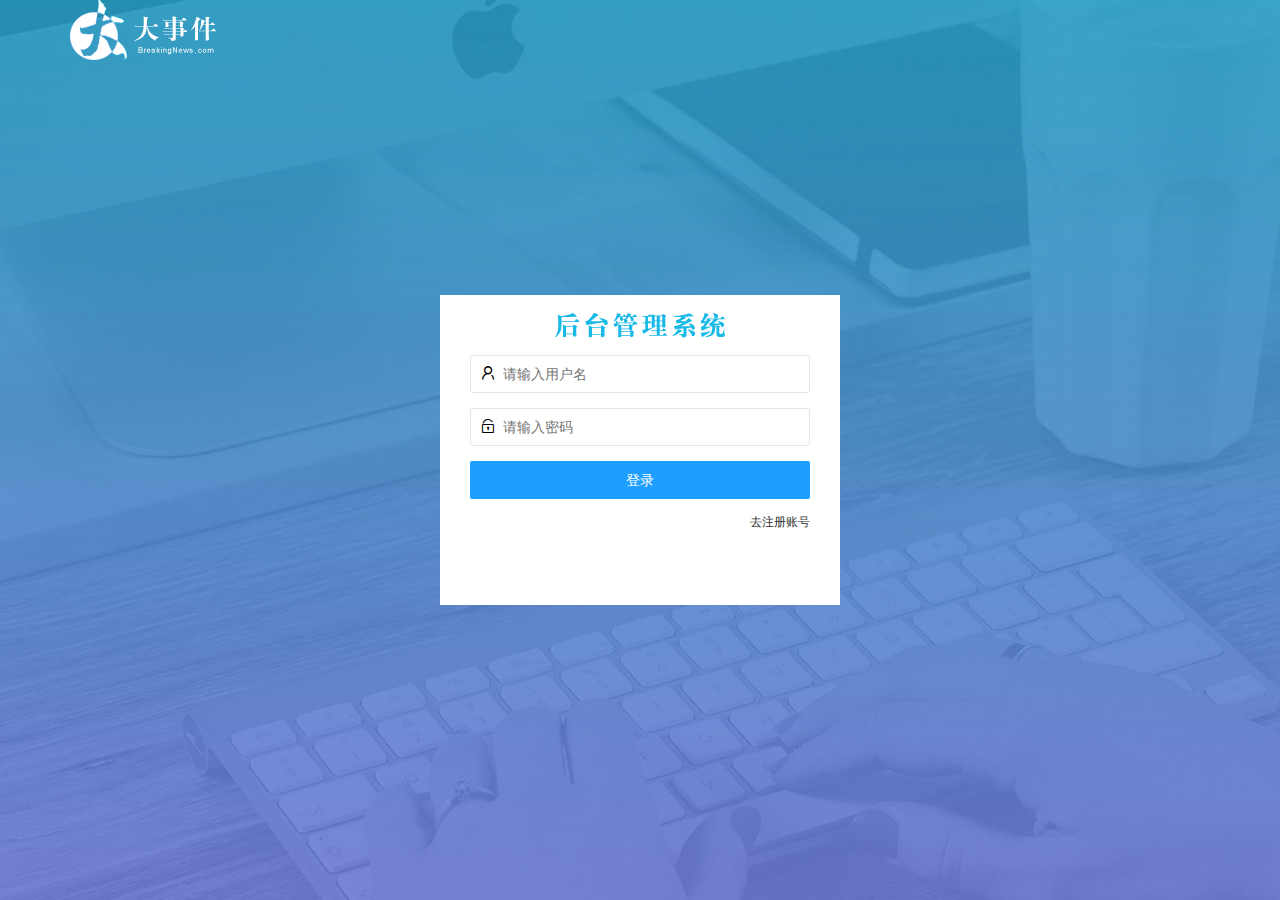
<file: login.html>
<!DOCTYPE html>
<html lang="en">
<head>
    <meta charset="UTF-8">
    <meta http-equiv="X-UA-Compatible" content="IE=edge">
    <meta name="viewport" content="width=device-width, initial-scale=1.0">
    <title>大事件-登录/注册</title>
    <!-- 导入自己的样式表 -->
    <link rel="stylesheet" href="./assets/css/login.css">
    <!-- 导入LayUI 的样式 -->
    <link rel="stylesheet" href="./assets/lib/layui/css/layui.css">
</head>
<body>
    <!-- 头部的logo区域 -->
    <div class="layui-main">
        <img src="./assets/images/logo.png" />
    </div>

    <!-- 登录注册区域 -->
    <div class="loginAndRegBox">
        <div class="title-box"></div>
            <!-- 登录的div -->
            <div class="login-box">
            <!-- 登录的表单 -->
            <form class="layui-form" id="form_login">
                <!-- 用户名 -->
                <div class="layui-form-item">
                    <i class="layui-icon layui-icon-username"></i>  
                    <input type="text" name="username" required  lay-verify="required" 
                    placeholder="请输入用户名" autocomplete="off" class="layui-input"/>
                </div>
                <!-- 密码 -->
                <div class="layui-form-item">
                    <i class="layui-icon layui-icon-password"></i>  
                    <input type="password" name="password" required  lay-verify="required|pwd" 
                    placeholder="请输入密码" autocomplete="off" class="layui-input" />
                </div> 
                <!-- 登录按钮 -->
                <div class="layui-form-item">
                    <!-- 注意：表单提交按钮和普通按钮的区别，就是 lay-submit属性 -->
                    <button class="layui-btn layui-btn-fluid layui-btn-normal" 
                    lay-submit>登录</button>
                </div>
                <div class="layui-form-item links">
                    <a href="javascript:;" id="link-reg">去注册账号</a>
                </div>
            </form>
               
            </div>
            <!-- 注册的div -->
            <div class="reg-box">
                <!-- 注册的表单 -->
                <form class="layui-form" id="form_reg">
                    <!-- 用户名 -->
                    <div class="layui-form-item">
                        <i class="layui-icon layui-icon-username"></i>  
                        <input type="text" name="username" required  lay-verify="required" 
                        placeholder="请输入用户名" autocomplete="off" class="layui-input"/>
                    </div>
                    <!-- 密码 -->
                    <div class="layui-form-item">
                        <i class="layui-icon layui-icon-password"></i>  
                        <input type="password" name="password" required  lay-verify="required|pwd" 
                        placeholder="请输入密码" autocomplete="off" class="layui-input" />
                    </div>
                    <!-- 密码确认框 -->
                    <div class="layui-form-item">
                        <i class="layui-icon layui-icon-password"></i>  
                        <input type="password" name="repassword" required  lay-verify="required|pwd|repwd" 
                        placeholder="再次确认密码" autocomplete="off" class="layui-input" />
                    </div>
                    <!-- 注册按钮 -->
                    <div class="layui-form-item">
                        <!-- 注意：表单提交按钮和普通按钮的区别，就是 lay-submit属性 -->
                        <button class="layui-btn layui-btn-fluid layui-btn-normal" 
                        lay-submit>注册</button>
                    </div>
                    <div class="layui-form-item links">
                        <a href="javascript:;" id="link-login">去登录</a>
                    </div>
                </form>
            </div>
    </div>

    <!-- 导入Layui 的JS文件 -->
    <script src="./assets/lib/layui/layui.all.js"></script>
    <!-- 导入JQuery -->
    <script src="./assets/lib/jquery.js"></script>
    <!-- 导入自己封装的baseAPI.js -->
    <script src="./assets/js/baseAPI.js"></script>
    <!-- 导入自己的JavaScript脚本 -->
    <script src="./assets/js/login.js"></script>
</body>
</html>
</file>
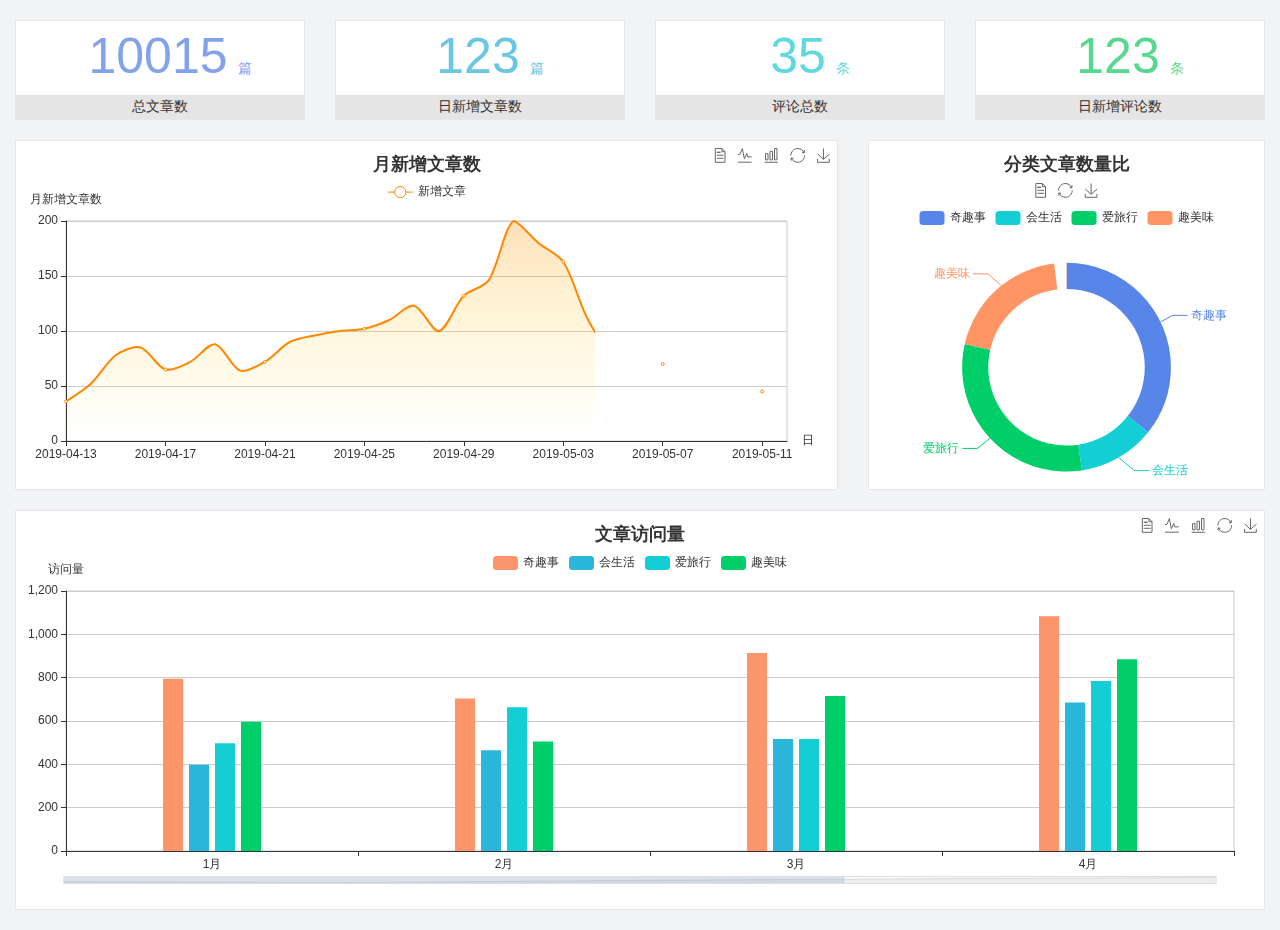
<file: home/dashboard.html>
<!DOCTYPE html>
<html lang="en">

<head>
  <meta charset="UTF-8">
  <meta name="viewport" content="width=device-width, initial-scale=1.0">
  <meta http-equiv="X-UA-Compatible" content="ie=edge">
  <title>图表统计</title>
  <!-- 引入Bootstrap标签 -->
  <link rel="stylesheet" href="../assets/lib/bootstrap.css" />

  <link rel="stylesheet" href="../assets/lib/main.css">
  <script src="../assets/lib/jquery.js"></script>
  <script type="text/javascript" src="../assets/lib/echarts.min.js"></script>
</head>

<body>
  <div class="container-fluid">
    <div class="row spannel_list">
      <div class="col-sm-3 col-xs-6">
        <div class="spannel">
          <em>10015</em><span>篇</span>
          <b>总文章数</b>
        </div>
      </div>
      <div class="col-sm-3 col-xs-6">
        <div class="spannel scolor01">
          <em>123</em><span>篇</span>
          <b>日新增文章数</b>
        </div>
      </div>
      <div class="col-sm-3 col-xs-6">
        <div class="spannel scolor02">
          <em>35</em><span>条</span>
          <b>评论总数</b>
        </div>
      </div>
      <div class="col-sm-3 col-xs-6">
        <div class="spannel scolor03">
          <em>123</em><span>条</span>
          <b>日新增评论数</b>
        </div>
      </div>
    </div>
  </div>

  <div class="container-fluid">
    <div class="row curve-pie">
      <div class="col-lg-8 col-md-8">
        <div class="gragh_pannel" id="curve_show"></div>
      </div>
      <div class="col-lg-4 col-md-4">
        <div class="gragh_pannel" id="pie_show"></div>
      </div>
    </div>
  </div>

  <div class="container-fluid">
    <div class="column_pannel" id="column_show"></div>
  </div>

  <script>
    var oChart = echarts.init(document.getElementById('curve_show'));
    var aList_all = [
      { 'count': 36, 'date': '2019-04-13' },
      { 'count': 52, 'date': '2019-04-14' },
      { 'count': 78, 'date': '2019-04-15' },
      { 'count': 85, 'date': '2019-04-16' },
      { 'count': 65, 'date': '2019-04-17' },
      { 'count': 72, 'date': '2019-04-18' },
      { 'count': 88, 'date': '2019-04-19' },
      { 'count': 64, 'date': '2019-04-20' },
      { 'count': 72, 'date': '2019-04-21' },
      { 'count': 90, 'date': '2019-04-22' },
      { 'count': 96, 'date': '2019-04-23' },
      { 'count': 100, 'date': '2019-04-24' },
      { 'count': 102, 'date': '2019-04-25' },
      { 'count': 110, 'date': '2019-04-26' },
      { 'count': 123, 'date': '2019-04-27' },
      { 'count': 100, 'date': '2019-04-28' },
      { 'count': 132, 'date': '2019-04-29' },
      { 'count': 146, 'date': '2019-04-30' },
      { 'count': 200, 'date': '2019-05-01' },
      { 'count': 180, 'date': '2019-05-02' },
      { 'count': 163, 'date': '2019-05-03' },
      { 'count': 110, 'date': '2019-05-04' },
      { 'count': 80, 'date': '2019-05-05' },
      { 'count': 82, 'date': '2019-05-06' },
      { 'count': 70, 'date': '2019-05-07' },
      { 'count': 65, 'date': '2019-05-08' },
      { 'count': 54, 'date': '2019-05-09' },
      { 'count': 40, 'date': '2019-05-10' },
      { 'count': 45, 'date': '2019-05-11' },
      { 'count': 38, 'date': '2019-05-12' },
    ];

    let aCount = [];
    let aDate = [];

    for (var i = 0; i < aList_all.length; i++) {
      aCount.push(aList_all[i].count);
      aDate.push(aList_all[i].date);
    }

    var chartopt = {
      title: {
        text: '月新增文章数',
        left: 'center',
        top: '10'
      },
      tooltip: {
        trigger: 'axis'
      },
      legend: {
        data: ['新增文章'],
        top: '40'
      },
      toolbox: {
        show: true,
        feature: {
          mark: { show: true },
          dataView: { show: true, readOnly: false },
          magicType: { show: true, type: ['line', 'bar'] },
          restore: { show: true },
          saveAsImage: { show: true }
        }
      },
      calculable: true,
      xAxis: [
        {
          name: '日',
          type: 'category',
          boundaryGap: false,
          data: aDate
        }
      ],
      yAxis: [
        {
          name: '月新增文章数',
          type: 'value'
        }
      ],
      series: [
        {
          name: '新增文章',
          type: 'line',
          smooth: true,
          itemStyle: { normal: { areaStyle: { type: 'default' }, color: '#f80' }, lineStyle: { color: '#f80' } },
          data: aCount
        }],
      areaStyle: {
        normal: {
          color: new echarts.graphic.LinearGradient(0, 0, 0, 1, [{
            offset: 0,
            color: 'rgba(255,136,0,0.39)'
          }, {
            offset: .34,
            color: 'rgba(255,180,0,0.25)'
          }, {
            offset: 1,
            color: 'rgba(255,222,0,0.00)'
          }])

        }
      },
      grid: {
        show: true,
        x: 50,
        x2: 50,
        y: 80,
        height: 220
      }
    };

    oChart.setOption(chartopt);


    var oPie = echarts.init(document.getElementById('pie_show'));
    var oPieopt =
    {
      title: {
        top: 10,
        text: '分类文章数量比',
        x: 'center'
      },
      tooltip: {
        trigger: 'item',
        formatter: "{a} <br/>{b} : {c} ({d}%)"
      },
      color: ['#5885e8', '#13cfd5', '#00ce68', '#ff9565'],
      legend: {
        x: 'center',
        top: 65,
        data: ['奇趣事', '会生活', '爱旅行', '趣美味']
      },
      toolbox: {
        show: true,
        x: 'center',
        top: 35,
        feature: {
          mark: { show: true },
          dataView: { show: true, readOnly: false },
          magicType: {
            show: true,
            type: ['pie', 'funnel'],
            option: {
              funnel: {
                x: '25%',
                width: '50%',
                funnelAlign: 'left',
                max: 1548
              }
            }
          },
          restore: { show: true },
          saveAsImage: { show: true }
        }
      },
      calculable: true,
      series: [
        {
          name: '访问来源',
          type: 'pie',
          radius: ['45%', '60%'],
          center: ['50%', '65%'],
          data: [
            { value: 300, name: '奇趣事' },
            { value: 100, name: '会生活' },
            { value: 260, name: '爱旅行' },
            { value: 180, name: '趣美味' }
          ]
        }
      ]
    };
    oPie.setOption(oPieopt);



    var oColumn = this.echarts.init(document.getElementById('column_show'));
    var oColumnopt =
    {
      title: {
        text: '文章访问量',
        left: 'center',
        top: '10'
      },
      tooltip: {
        trigger: 'axis'
      },
      legend: {
        data: ['奇趣事', '会生活', '爱旅行', '趣美味'],
        top: '40'
      },
      toolbox: {
        show: true,
        feature: {
          mark: { show: true },
          dataView: { show: true, readOnly: false },
          magicType: { show: true, type: ['line', 'bar'] },
          restore: { show: true },
          saveAsImage: { show: true }
        }
      },
      calculable: true,
      xAxis: [
        {
          type: 'category',
          data: ['1月', '2月', '3月', '4月', '5月']
        }
      ],
      yAxis: [
        {
          name: '访问量',
          type: 'value'
        }
      ],
      series: [
        {
          name: '奇趣事',
          type: 'bar',
          barWidth: 20,
          itemStyle: {
            normal: { areaStyle: { type: 'default' }, color: '#fd956a' }
          },
          data: [800, 708, 920, 1090, 1200]
        },
        {
          name: '会生活',
          type: 'bar',
          barWidth: 20,
          itemStyle: {
            normal: { areaStyle: { type: 'default' }, color: '#2bb6db' }
          },
          data: [400, 468, 520, 690, 800]
        },
        {
          name: '爱旅行',
          type: 'bar',
          barWidth: 20,
          itemStyle: {
            normal: { areaStyle: { type: 'default' }, color: '#13cfd5' }
          },
          data: [500, 668, 520, 790, 900]
        },
        {
          name: '趣美味',
          type: 'bar',
          barWidth: 20,
          itemStyle: {
            normal: { areaStyle: { type: 'default' }, color: '#00ce68' }
          },
          data: [600, 508, 720, 890, 1000]
        }
      ],
      grid: {
        show: true,
        x: 50,
        x2: 30,
        y: 80,
        height: 260
      },
      dataZoom: [//给x轴设置滚动条
        {
          start: 0,//默认为0
          end: 100 - 1000 / 31,//默认为100
          type: 'slider',
          show: true,
          xAxisIndex: [0],
          handleSize: 0,//滑动条的 左右2个滑动条的大小
          height: 8,//组件高度
          left: 45, //左边的距离
          right: 50,//右边的距离
          bottom: 26,//右边的距离
          handleColor: '#ddd',//h滑动图标的颜色
          handleStyle: {
            borderColor: "#cacaca",
            borderWidth: "1",
            shadowBlur: 2,
            background: "#ddd",
            shadowColor: "#ddd",
          }
        }]
    };
    oColumn.setOption(oColumnopt);
  </script>
</body>

</html>
</file>
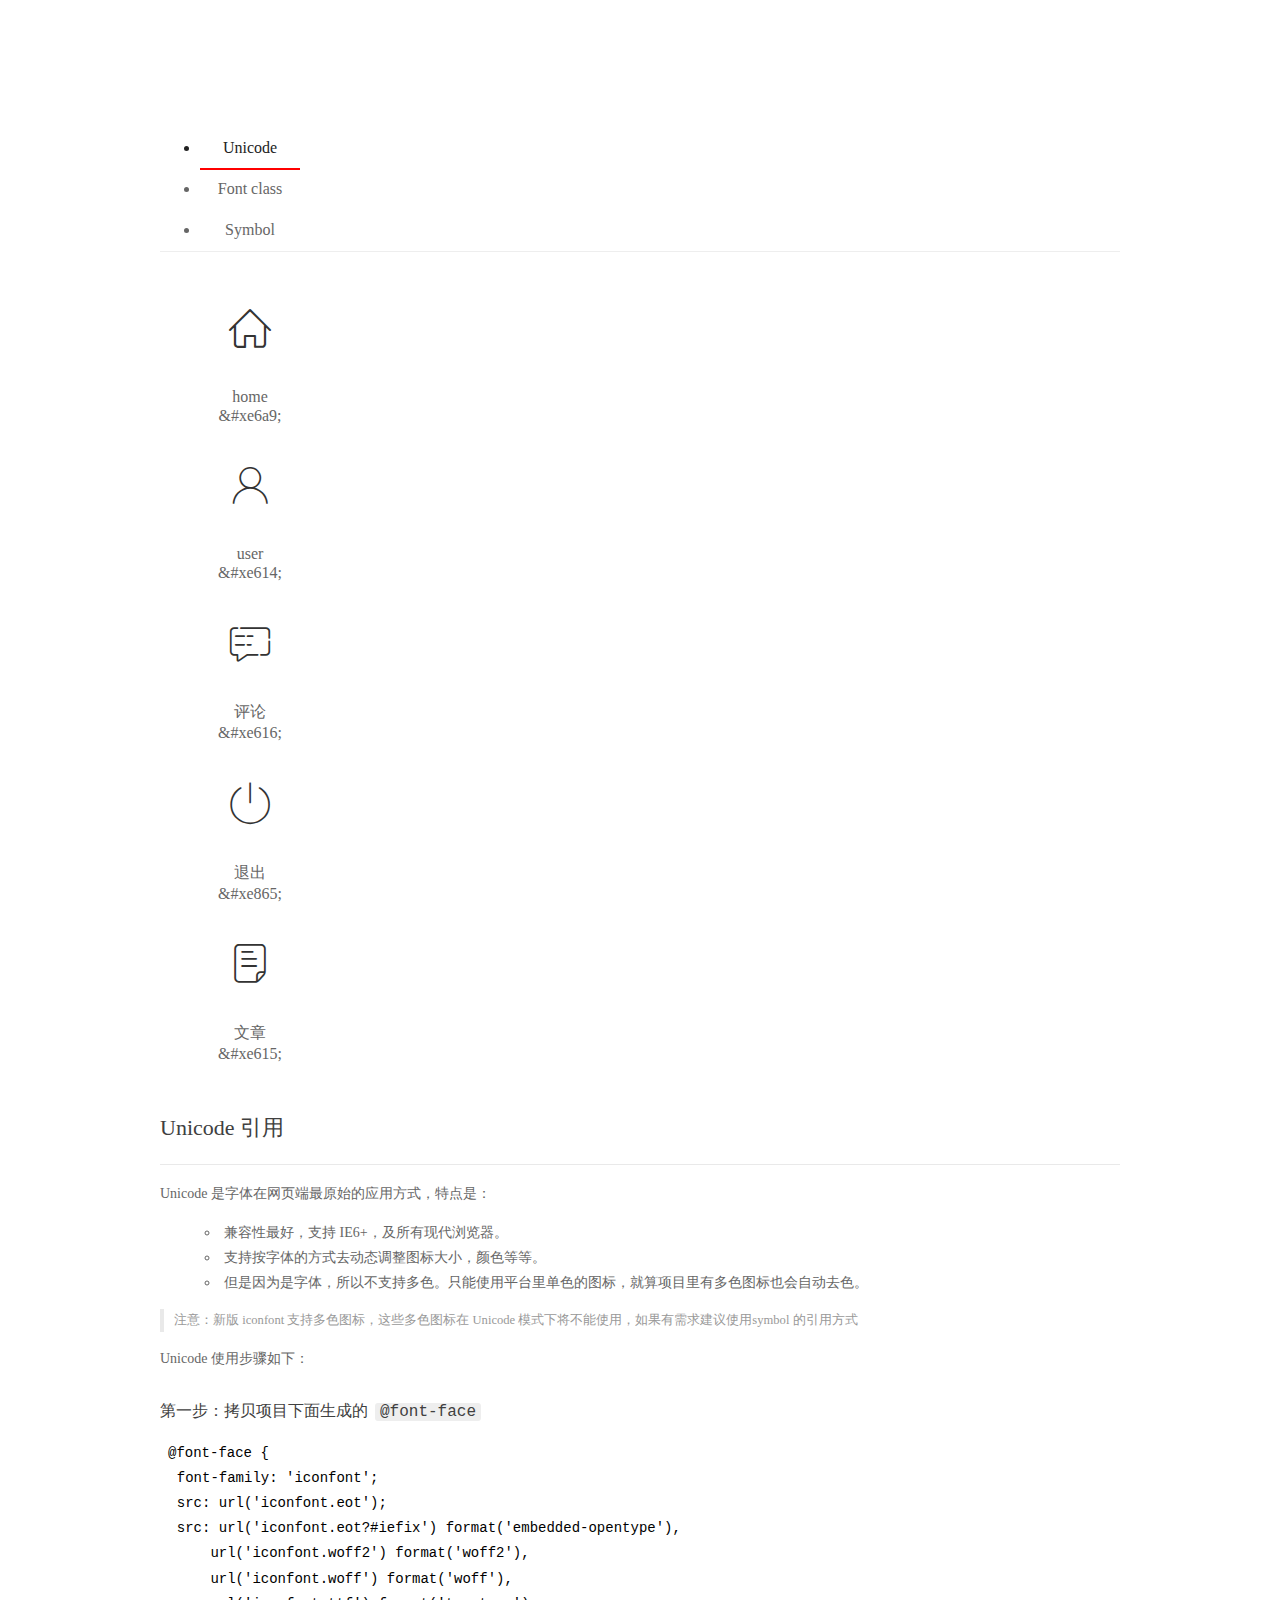
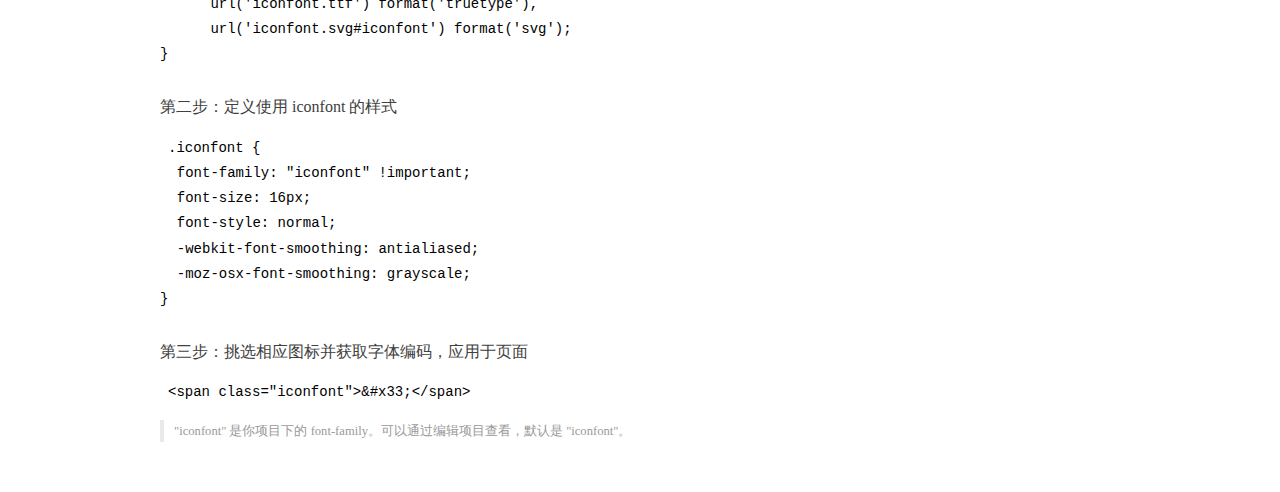
<file: assets/fonts/demo_index.html>
<!DOCTYPE html>
<html>
<head>
  <meta charset="utf-8"/>
  <title>IconFont Demo</title>
  <link rel="shortcut icon" href="https://gtms04.alicdn.com/tps/i4/TB1_oz6GVXXXXaFXpXXJDFnIXXX-64-64.ico" type="image/x-icon"/>
  <link rel="stylesheet" href="https://g.alicdn.com/thx/cube/1.3.2/cube.min.css">
  <link rel="stylesheet" href="demo.css">
  <link rel="stylesheet" href="iconfont.css">
  <script src="iconfont.js"></script>
  <!-- jQuery -->
  <script src="https://a1.alicdn.com/oss/uploads/2018/12/26/7bfddb60-08e8-11e9-9b04-53e73bb6408b.js"></script>
  <!-- 代码高亮 -->
  <script src="https://a1.alicdn.com/oss/uploads/2018/12/26/a3f714d0-08e6-11e9-8a15-ebf944d7534c.js"></script>
</head>
<body>
  <div class="main">
    <h1 class="logo"><a href="https://www.iconfont.cn/" title="iconfont 首页" target="_blank">&#xe86b;</a></h1>
    <div class="nav-tabs">
      <ul id="tabs" class="dib-box">
        <li class="dib active"><span>Unicode</span></li>
        <li class="dib"><span>Font class</span></li>
        <li class="dib"><span>Symbol</span></li>
      </ul>
      
    </div>
    <div class="tab-container">
      <div class="content unicode" style="display: block;">
          <ul class="icon_lists dib-box">
          
            <li class="dib">
              <span class="icon iconfont">&#xe6a9;</span>
                <div class="name">home</div>
                <div class="code-name">&amp;#xe6a9;</div>
              </li>
          
            <li class="dib">
              <span class="icon iconfont">&#xe614;</span>
                <div class="name">user</div>
                <div class="code-name">&amp;#xe614;</div>
              </li>
          
            <li class="dib">
              <span class="icon iconfont">&#xe616;</span>
                <div class="name">评论</div>
                <div class="code-name">&amp;#xe616;</div>
              </li>
          
            <li class="dib">
              <span class="icon iconfont">&#xe865;</span>
                <div class="name">退出</div>
                <div class="code-name">&amp;#xe865;</div>
              </li>
          
            <li class="dib">
              <span class="icon iconfont">&#xe615;</span>
                <div class="name">文章</div>
                <div class="code-name">&amp;#xe615;</div>
              </li>
          
          </ul>
          <div class="article markdown">
          <h2 id="unicode-">Unicode 引用</h2>
          <hr>

          <p>Unicode 是字体在网页端最原始的应用方式，特点是：</p>
          <ul>
            <li>兼容性最好，支持 IE6+，及所有现代浏览器。</li>
            <li>支持按字体的方式去动态调整图标大小，颜色等等。</li>
            <li>但是因为是字体，所以不支持多色。只能使用平台里单色的图标，就算项目里有多色图标也会自动去色。</li>
          </ul>
          <blockquote>
            <p>注意：新版 iconfont 支持多色图标，这些多色图标在 Unicode 模式下将不能使用，如果有需求建议使用symbol 的引用方式</p>
          </blockquote>
          <p>Unicode 使用步骤如下：</p>
          <h3 id="-font-face">第一步：拷贝项目下面生成的 <code>@font-face</code></h3>
<pre><code class="language-css"
>@font-face {
  font-family: 'iconfont';
  src: url('iconfont.eot');
  src: url('iconfont.eot?#iefix') format('embedded-opentype'),
      url('iconfont.woff2') format('woff2'),
      url('iconfont.woff') format('woff'),
      url('iconfont.ttf') format('truetype'),
      url('iconfont.svg#iconfont') format('svg');
}
</code></pre>
          <h3 id="-iconfont-">第二步：定义使用 iconfont 的样式</h3>
<pre><code class="language-css"
>.iconfont {
  font-family: "iconfont" !important;
  font-size: 16px;
  font-style: normal;
  -webkit-font-smoothing: antialiased;
  -moz-osx-font-smoothing: grayscale;
}
</code></pre>
          <h3 id="-">第三步：挑选相应图标并获取字体编码，应用于页面</h3>
<pre>
<code class="language-html"
>&lt;span class="iconfont"&gt;&amp;#x33;&lt;/span&gt;
</code></pre>
          <blockquote>
            <p>"iconfont" 是你项目下的 font-family。可以通过编辑项目查看，默认是 "iconfont"。</p>
          </blockquote>
          </div>
      </div>
      <div class="content font-class">
        <ul class="icon_lists dib-box">
          
          <li class="dib">
            <span class="icon iconfont icon-home"></span>
            <div class="name">
              home
            </div>
            <div class="code-name">.icon-home
            </div>
          </li>
          
          <li class="dib">
            <span class="icon iconfont icon-user"></span>
            <div class="name">
              user
            </div>
            <div class="code-name">.icon-user
            </div>
          </li>
          
          <li class="dib">
            <span class="icon iconfont icon-pinglun"></span>
            <div class="name">
              评论
            </div>
            <div class="code-name">.icon-pinglun
            </div>
          </li>
          
          <li class="dib">
            <span class="icon iconfont icon-tuichu"></span>
            <div class="name">
              退出
            </div>
            <div class="code-name">.icon-tuichu
            </div>
          </li>
          
          <li class="dib">
            <span class="icon iconfont icon-16"></span>
            <div class="name">
              文章
            </div>
            <div class="code-name">.icon-16
            </div>
          </li>
          
        </ul>
        <div class="article markdown">
        <h2 id="font-class-">font-class 引用</h2>
        <hr>

        <p>font-class 是 Unicode 使用方式的一种变种，主要是解决 Unicode 书写不直观，语意不明确的问题。</p>
        <p>与 Unicode 使用方式相比，具有如下特点：</p>
        <ul>
          <li>兼容性良好，支持 IE8+，及所有现代浏览器。</li>
          <li>相比于 Unicode 语意明确，书写更直观。可以很容易分辨这个 icon 是什么。</li>
          <li>因为使用 class 来定义图标，所以当要替换图标时，只需要修改 class 里面的 Unicode 引用。</li>
          <li>不过因为本质上还是使用的字体，所以多色图标还是不支持的。</li>
        </ul>
        <p>使用步骤如下：</p>
        <h3 id="-fontclass-">第一步：引入项目下面生成的 fontclass 代码：</h3>
<pre><code class="language-html">&lt;link rel="stylesheet" href="./iconfont.css"&gt;
</code></pre>
        <h3 id="-">第二步：挑选相应图标并获取类名，应用于页面：</h3>
<pre><code class="language-html">&lt;span class="iconfont icon-xxx"&gt;&lt;/span&gt;
</code></pre>
        <blockquote>
          <p>"
            iconfont" 是你项目下的 font-family。可以通过编辑项目查看，默认是 "iconfont"。</p>
        </blockquote>
      </div>
      </div>
      <div class="content symbol">
          <ul class="icon_lists dib-box">
          
            <li class="dib">
                <svg class="icon svg-icon" aria-hidden="true">
                  <use xlink:href="#icon-home"></use>
                </svg>
                <div class="name">home</div>
                <div class="code-name">#icon-home</div>
            </li>
          
            <li class="dib">
                <svg class="icon svg-icon" aria-hidden="true">
                  <use xlink:href="#icon-user"></use>
                </svg>
                <div class="name">user</div>
                <div class="code-name">#icon-user</div>
            </li>
          
            <li class="dib">
                <svg class="icon svg-icon" aria-hidden="true">
                  <use xlink:href="#icon-pinglun"></use>
                </svg>
                <div class="name">评论</div>
                <div class="code-name">#icon-pinglun</div>
            </li>
          
            <li class="dib">
                <svg class="icon svg-icon" aria-hidden="true">
                  <use xlink:href="#icon-tuichu"></use>
                </svg>
                <div class="name">退出</div>
                <div class="code-name">#icon-tuichu</div>
            </li>
          
            <li class="dib">
                <svg class="icon svg-icon" aria-hidden="true">
                  <use xlink:href="#icon-16"></use>
                </svg>
                <div class="name">文章</div>
                <div class="code-name">#icon-16</div>
            </li>
          
          </ul>
          <div class="article markdown">
          <h2 id="symbol-">Symbol 引用</h2>
          <hr>

          <p>这是一种全新的使用方式，应该说这才是未来的主流，也是平台目前推荐的用法。相关介绍可以参考这篇<a href="">文章</a>
            这种用法其实是做了一个 SVG 的集合，与另外两种相比具有如下特点：</p>
          <ul>
            <li>支持多色图标了，不再受单色限制。</li>
            <li>通过一些技巧，支持像字体那样，通过 <code>font-size</code>, <code>color</code> 来调整样式。</li>
            <li>兼容性较差，支持 IE9+，及现代浏览器。</li>
            <li>浏览器渲染 SVG 的性能一般，还不如 png。</li>
          </ul>
          <p>使用步骤如下：</p>
          <h3 id="-symbol-">第一步：引入项目下面生成的 symbol 代码：</h3>
<pre><code class="language-html">&lt;script src="./iconfont.js"&gt;&lt;/script&gt;
</code></pre>
          <h3 id="-css-">第二步：加入通用 CSS 代码（引入一次就行）：</h3>
<pre><code class="language-html">&lt;style&gt;
.icon {
  width: 1em;
  height: 1em;
  vertical-align: -0.15em;
  fill: currentColor;
  overflow: hidden;
}
&lt;/style&gt;
</code></pre>
          <h3 id="-">第三步：挑选相应图标并获取类名，应用于页面：</h3>
<pre><code class="language-html">&lt;svg class="icon" aria-hidden="true"&gt;
  &lt;use xlink:href="#icon-xxx"&gt;&lt;/use&gt;
&lt;/svg&gt;
</code></pre>
          </div>
      </div>

    </div>
  </div>
  <script>
  $(document).ready(function () {
      $('.tab-container .content:first').show()

      $('#tabs li').click(function (e) {
        var tabContent = $('.tab-container .content')
        var index = $(this).index()

        if ($(this).hasClass('active')) {
          return
        } else {
          $('#tabs li').removeClass('active')
          $(this).addClass('active')

          tabContent.hide().eq(index).fadeIn()
        }
      })
    })
  </script>
</body>
</html>
</file>
<file: assets/css/login.css>
html,body{
    margin: 0;
    padding: 0;
    height: 100%;
    width: 100%;
    background: url('../images/login_bg.jpg') no-repeat center;
    background-size: cover;
}

.loginAndRegBox{
    width: 400px;
    height: 310px;
    background-color: #fff;

    /* 登录页面定位位置 */
    position:absolute;
    left: 50%;
    top: 50%;
    transform: translate(-50%,-50%);
}

.title-box{
    height: 60px;
    background: url('../images/login_title.png') no-repeat center;

}

.reg-box{
    display: none;
}

.layui-form{
    padding: 0 30px;
}

.links{
    display: flex;
    justify-content: flex-end;
}

.links a{
    font-size: 12px;
}

.layui-form-item{
    position: relative;
}

.layui-icon{
    position:absolute;
    left: 10px;
    top: 10px;
}

.layui-form-item .layui-input{
    padding-left: 32px;
}
</file>
<file: assets/lib/layui/css/layui.css>
/** layui-v2.5.5 MIT License By https://www.layui.com */
 .layui-inline,img{display:inline-block;vertical-align:middle}h1,h2,h3,h4,h5,h6{font-weight:400}.layui-edge,.layui-header,.layui-inline,.layui-main{position:relative}.layui-body,.layui-edge,.layui-elip{overflow:hidden}.layui-btn,.layui-edge,.layui-inline,img{vertical-align:middle}.layui-btn,.layui-disabled,.layui-icon,.layui-unselect{-moz-user-select:none;-webkit-user-select:none;-ms-user-select:none}.layui-elip,.layui-form-checkbox span,.layui-form-pane .layui-form-label{text-overflow:ellipsis;white-space:nowrap}.layui-breadcrumb,.layui-tree-btnGroup{visibility:hidden}blockquote,body,button,dd,div,dl,dt,form,h1,h2,h3,h4,h5,h6,input,li,ol,p,pre,td,textarea,th,ul{margin:0;padding:0;-webkit-tap-highlight-color:rgba(0,0,0,0)}a:active,a:hover{outline:0}img{border:none}li{list-style:none}table{border-collapse:collapse;border-spacing:0}h4,h5,h6{font-size:100%}button,input,optgroup,option,select,textarea{font-family:inherit;font-size:inherit;font-style:inherit;font-weight:inherit;outline:0}pre{white-space:pre-wrap;white-space:-moz-pre-wrap;white-space:-pre-wrap;white-space:-o-pre-wrap;word-wrap:break-word}body{line-height:24px;font:14px Helvetica Neue,Helvetica,PingFang SC,Tahoma,Arial,sans-serif}hr{height:1px;margin:10px 0;border:0;clear:both}a{color:#333;text-decoration:none}a:hover{color:#777}a cite{font-style:normal;*cursor:pointer}.layui-border-box,.layui-border-box *{box-sizing:border-box}.layui-box,.layui-box *{box-sizing:content-box}.layui-clear{clear:both;*zoom:1}.layui-clear:after{content:'\20';clear:both;*zoom:1;display:block;height:0}.layui-inline{*display:inline;*zoom:1}.layui-edge{display:inline-block;width:0;height:0;border-width:6px;border-style:dashed;border-color:transparent}.layui-edge-top{top:-4px;border-bottom-color:#999;border-bottom-style:solid}.layui-edge-right{border-left-color:#999;border-left-style:solid}.layui-edge-bottom{top:2px;border-top-color:#999;border-top-style:solid}.layui-edge-left{border-right-color:#999;border-right-style:solid}.layui-disabled,.layui-disabled:hover{color:#d2d2d2!important;cursor:not-allowed!important}.layui-circle{border-radius:100%}.layui-show{display:block!important}.layui-hide{display:none!important}@font-face{font-family:layui-icon;src:url(../font/iconfont.eot?v=250);src:url(../font/iconfont.eot?v=250#iefix) format('embedded-opentype'),url(../font/iconfont.woff2?v=250) format('woff2'),url(../font/iconfont.woff?v=250) format('woff'),url(../font/iconfont.ttf?v=250) format('truetype'),url(../font/iconfont.svg?v=250#layui-icon) format('svg')}.layui-icon{font-family:layui-icon!important;font-size:16px;font-style:normal;-webkit-font-smoothing:antialiased;-moz-osx-font-smoothing:grayscale}.layui-icon-reply-fill:before{content:"\e611"}.layui-icon-set-fill:before{content:"\e614"}.layui-icon-menu-fill:before{content:"\e60f"}.layui-icon-search:before{content:"\e615"}.layui-icon-share:before{content:"\e641"}.layui-icon-set-sm:before{content:"\e620"}.layui-icon-engine:before{content:"\e628"}.layui-icon-close:before{content:"\1006"}.layui-icon-close-fill:before{content:"\1007"}.layui-icon-chart-screen:before{content:"\e629"}.layui-icon-star:before{content:"\e600"}.layui-icon-circle-dot:before{content:"\e617"}.layui-icon-chat:before{content:"\e606"}.layui-icon-release:before{content:"\e609"}.layui-icon-list:before{content:"\e60a"}.layui-icon-chart:before{content:"\e62c"}.layui-icon-ok-circle:before{content:"\1005"}.layui-icon-layim-theme:before{content:"\e61b"}.layui-icon-table:before{content:"\e62d"}.layui-icon-right:before{content:"\e602"}.layui-icon-left:before{content:"\e603"}.layui-icon-cart-simple:before{content:"\e698"}.layui-icon-face-cry:before{content:"\e69c"}.layui-icon-face-smile:before{content:"\e6af"}.layui-icon-survey:before{content:"\e6b2"}.layui-icon-tree:before{content:"\e62e"}.layui-icon-upload-circle:before{content:"\e62f"}.layui-icon-add-circle:before{content:"\e61f"}.layui-icon-download-circle:before{content:"\e601"}.layui-icon-templeate-1:before{content:"\e630"}.layui-icon-util:before{content:"\e631"}.layui-icon-face-surprised:before{content:"\e664"}.layui-icon-edit:before{content:"\e642"}.layui-icon-speaker:before{content:"\e645"}.layui-icon-down:before{content:"\e61a"}.layui-icon-file:before{content:"\e621"}.layui-icon-layouts:before{content:"\e632"}.layui-icon-rate-half:before{content:"\e6c9"}.layui-icon-add-circle-fine:before{content:"\e608"}.layui-icon-prev-circle:before{content:"\e633"}.layui-icon-read:before{content:"\e705"}.layui-icon-404:before{content:"\e61c"}.layui-icon-carousel:before{content:"\e634"}.layui-icon-help:before{content:"\e607"}.layui-icon-code-circle:before{content:"\e635"}.layui-icon-water:before{content:"\e636"}.layui-icon-username:before{content:"\e66f"}.layui-icon-find-fill:before{content:"\e670"}.layui-icon-about:before{content:"\e60b"}.layui-icon-location:before{content:"\e715"}.layui-icon-up:before{content:"\e619"}.layui-icon-pause:before{content:"\e651"}.layui-icon-date:before{content:"\e637"}.layui-icon-layim-uploadfile:before{content:"\e61d"}.layui-icon-delete:before{content:"\e640"}.layui-icon-play:before{content:"\e652"}.layui-icon-top:before{content:"\e604"}.layui-icon-friends:before{content:"\e612"}.layui-icon-refresh-3:before{content:"\e9aa"}.layui-icon-ok:before{content:"\e605"}.layui-icon-layer:before{content:"\e638"}.layui-icon-face-smile-fine:before{content:"\e60c"}.layui-icon-dollar:before{content:"\e659"}.layui-icon-group:before{content:"\e613"}.layui-icon-layim-download:before{content:"\e61e"}.layui-icon-picture-fine:before{content:"\e60d"}.layui-icon-link:before{content:"\e64c"}.layui-icon-diamond:before{content:"\e735"}.layui-icon-log:before{content:"\e60e"}.layui-icon-rate-solid:before{content:"\e67a"}.layui-icon-fonts-del:before{content:"\e64f"}.layui-icon-unlink:before{content:"\e64d"}.layui-icon-fonts-clear:before{content:"\e639"}.layui-icon-triangle-r:before{content:"\e623"}.layui-icon-circle:before{content:"\e63f"}.layui-icon-radio:before{content:"\e643"}.layui-icon-align-center:before{content:"\e647"}.layui-icon-align-right:before{content:"\e648"}.layui-icon-align-left:before{content:"\e649"}.layui-icon-loading-1:before{content:"\e63e"}.layui-icon-return:before{content:"\e65c"}.layui-icon-fonts-strong:before{content:"\e62b"}.layui-icon-upload:before{content:"\e67c"}.layui-icon-dialogue:before{content:"\e63a"}.layui-icon-video:before{content:"\e6ed"}.layui-icon-headset:before{content:"\e6fc"}.layui-icon-cellphone-fine:before{content:"\e63b"}.layui-icon-add-1:before{content:"\e654"}.layui-icon-face-smile-b:before{content:"\e650"}.layui-icon-fonts-html:before{content:"\e64b"}.layui-icon-form:before{content:"\e63c"}.layui-icon-cart:before{content:"\e657"}.layui-icon-camera-fill:before{content:"\e65d"}.layui-icon-tabs:before{content:"\e62a"}.layui-icon-fonts-code:before{content:"\e64e"}.layui-icon-fire:before{content:"\e756"}.layui-icon-set:before{content:"\e716"}.layui-icon-fonts-u:before{content:"\e646"}.layui-icon-triangle-d:before{content:"\e625"}.layui-icon-tips:before{content:"\e702"}.layui-icon-picture:before{content:"\e64a"}.layui-icon-more-vertical:before{content:"\e671"}.layui-icon-flag:before{content:"\e66c"}.layui-icon-loading:before{content:"\e63d"}.layui-icon-fonts-i:before{content:"\e644"}.layui-icon-refresh-1:before{content:"\e666"}.layui-icon-rmb:before{content:"\e65e"}.layui-icon-home:before{content:"\e68e"}.layui-icon-user:before{content:"\e770"}.layui-icon-notice:before{content:"\e667"}.layui-icon-login-weibo:before{content:"\e675"}.layui-icon-voice:before{content:"\e688"}.layui-icon-upload-drag:before{content:"\e681"}.layui-icon-login-qq:before{content:"\e676"}.layui-icon-snowflake:before{content:"\e6b1"}.layui-icon-file-b:before{content:"\e655"}.layui-icon-template:before{content:"\e663"}.layui-icon-auz:before{content:"\e672"}.layui-icon-console:before{content:"\e665"}.layui-icon-app:before{content:"\e653"}.layui-icon-prev:before{content:"\e65a"}.layui-icon-website:before{content:"\e7ae"}.layui-icon-next:before{content:"\e65b"}.layui-icon-component:before{content:"\e857"}.layui-icon-more:before{content:"\e65f"}.layui-icon-login-wechat:before{content:"\e677"}.layui-icon-shrink-right:before{content:"\e668"}.layui-icon-spread-left:before{content:"\e66b"}.layui-icon-camera:before{content:"\e660"}.layui-icon-note:before{content:"\e66e"}.layui-icon-refresh:before{content:"\e669"}.layui-icon-female:before{content:"\e661"}.layui-icon-male:before{content:"\e662"}.layui-icon-password:before{content:"\e673"}.layui-icon-senior:before{content:"\e674"}.layui-icon-theme:before{content:"\e66a"}.layui-icon-tread:before{content:"\e6c5"}.layui-icon-praise:before{content:"\e6c6"}.layui-icon-star-fill:before{content:"\e658"}.layui-icon-rate:before{content:"\e67b"}.layui-icon-template-1:before{content:"\e656"}.layui-icon-vercode:before{content:"\e679"}.layui-icon-cellphone:before{content:"\e678"}.layui-icon-screen-full:before{content:"\e622"}.layui-icon-screen-restore:before{content:"\e758"}.layui-icon-cols:before{content:"\e610"}.layui-icon-export:before{content:"\e67d"}.layui-icon-print:before{content:"\e66d"}.layui-icon-slider:before{content:"\e714"}.layui-icon-addition:before{content:"\e624"}.layui-icon-subtraction:before{content:"\e67e"}.layui-icon-service:before{content:"\e626"}.layui-icon-transfer:before{content:"\e691"}.layui-main{width:1140px;margin:0 auto}.layui-header{z-index:1000;height:60px}.layui-header a:hover{transition:all .5s;-webkit-transition:all .5s}.layui-side{position:fixed;left:0;top:0;bottom:0;z-index:999;width:200px;overflow-x:hidden}.layui-side-scroll{position:relative;width:220px;height:100%;overflow-x:hidden}.layui-body{position:absolute;left:200px;right:0;top:0;bottom:0;z-index:998;width:auto;overflow-y:auto;box-sizing:border-box}.layui-layout-body{overflow:hidden}.layui-layout-admin .layui-header{background-color:#23262E}.layui-layout-admin .layui-side{top:60px;width:200px;overflow-x:hidden}.layui-layout-admin .layui-body{position:fixed;top:60px;bottom:44px}.layui-layout-admin .layui-main{width:auto;margin:0 15px}.layui-layout-admin .layui-footer{position:fixed;left:200px;right:0;bottom:0;height:44px;line-height:44px;padding:0 15px;background-color:#eee}.layui-layout-admin .layui-logo{position:absolute;left:0;top:0;width:200px;height:100%;line-height:60px;text-align:center;color:#009688;font-size:16px}.layui-layout-admin .layui-header .layui-nav{background:0 0}.layui-layout-left{position:absolute!important;left:200px;top:0}.layui-layout-right{position:absolute!important;right:0;top:0}.layui-container{position:relative;margin:0 auto;padding:0 15px;box-sizing:border-box}.layui-fluid{position:relative;margin:0 auto;padding:0 15px}.layui-row:after,.layui-row:before{content:'';display:block;clear:both}.layui-col-lg1,.layui-col-lg10,.layui-col-lg11,.layui-col-lg12,.layui-col-lg2,.layui-col-lg3,.layui-col-lg4,.layui-col-lg5,.layui-col-lg6,.layui-col-lg7,.layui-col-lg8,.layui-col-lg9,.layui-col-md1,.layui-col-md10,.layui-col-md11,.layui-col-md12,.layui-col-md2,.layui-col-md3,.layui-col-md4,.layui-col-md5,.layui-col-md6,.layui-col-md7,.layui-col-md8,.layui-col-md9,.layui-col-sm1,.layui-col-sm10,.layui-col-sm11,.layui-col-sm12,.layui-col-sm2,.layui-col-sm3,.layui-col-sm4,.layui-col-sm5,.layui-col-sm6,.layui-col-sm7,.layui-col-sm8,.layui-col-sm9,.layui-col-xs1,.layui-col-xs10,.layui-col-xs11,.layui-col-xs12,.layui-col-xs2,.layui-col-xs3,.layui-col-xs4,.layui-col-xs5,.layui-col-xs6,.layui-col-xs7,.layui-col-xs8,.layui-col-xs9{position:relative;display:block;box-sizing:border-box}.layui-col-xs1,.layui-col-xs10,.layui-col-xs11,.layui-col-xs12,.layui-col-xs2,.layui-col-xs3,.layui-col-xs4,.layui-col-xs5,.layui-col-xs6,.layui-col-xs7,.layui-col-xs8,.layui-col-xs9{float:left}.layui-col-xs1{width:8.33333333%}.layui-col-xs2{width:16.66666667%}.layui-col-xs3{width:25%}.layui-col-xs4{width:33.33333333%}.layui-col-xs5{width:41.66666667%}.layui-col-xs6{width:50%}.layui-col-xs7{width:58.33333333%}.layui-col-xs8{width:66.66666667%}.layui-col-xs9{width:75%}.layui-col-xs10{width:83.33333333%}.layui-col-xs11{width:91.66666667%}.layui-col-xs12{width:100%}.layui-col-xs-offset1{margin-left:8.33333333%}.layui-col-xs-offset2{margin-left:16.66666667%}.layui-col-xs-offset3{margin-left:25%}.layui-col-xs-offset4{margin-left:33.33333333%}.layui-col-xs-offset5{margin-left:41.66666667%}.layui-col-xs-offset6{margin-left:50%}.layui-col-xs-offset7{margin-left:58.33333333%}.layui-col-xs-offset8{margin-left:66.66666667%}.layui-col-xs-offset9{margin-left:75%}.layui-col-xs-offset10{margin-left:83.33333333%}.layui-col-xs-offset11{margin-left:91.66666667%}.layui-col-xs-offset12{margin-left:100%}@media screen and (max-width:768px){.layui-hide-xs{display:none!important}.layui-show-xs-block{display:block!important}.layui-show-xs-inline{display:inline!important}.layui-show-xs-inline-block{display:inline-block!important}}@media screen and (min-width:768px){.layui-container{width:750px}.layui-hide-sm{display:none!important}.layui-show-sm-block{display:block!important}.layui-show-sm-inline{display:inline!important}.layui-show-sm-inline-block{display:inline-block!important}.layui-col-sm1,.layui-col-sm10,.layui-col-sm11,.layui-col-sm12,.layui-col-sm2,.layui-col-sm3,.layui-col-sm4,.layui-col-sm5,.layui-col-sm6,.layui-col-sm7,.layui-col-sm8,.layui-col-sm9{float:left}.layui-col-sm1{width:8.33333333%}.layui-col-sm2{width:16.66666667%}.layui-col-sm3{width:25%}.layui-col-sm4{width:33.33333333%}.layui-col-sm5{width:41.66666667%}.layui-col-sm6{width:50%}.layui-col-sm7{width:58.33333333%}.layui-col-sm8{width:66.66666667%}.layui-col-sm9{width:75%}.layui-col-sm10{width:83.33333333%}.layui-col-sm11{width:91.66666667%}.layui-col-sm12{width:100%}.layui-col-sm-offset1{margin-left:8.33333333%}.layui-col-sm-offset2{margin-left:16.66666667%}.layui-col-sm-offset3{margin-left:25%}.layui-col-sm-offset4{margin-left:33.33333333%}.layui-col-sm-offset5{margin-left:41.66666667%}.layui-col-sm-offset6{margin-left:50%}.layui-col-sm-offset7{margin-left:58.33333333%}.layui-col-sm-offset8{margin-left:66.66666667%}.layui-col-sm-offset9{margin-left:75%}.layui-col-sm-offset10{margin-left:83.33333333%}.layui-col-sm-offset11{margin-left:91.66666667%}.layui-col-sm-offset12{margin-left:100%}}@media screen and (min-width:992px){.layui-container{width:970px}.layui-hide-md{display:none!important}.layui-show-md-block{display:block!important}.layui-show-md-inline{display:inline!important}.layui-show-md-inline-block{display:inline-block!important}.layui-col-md1,.layui-col-md10,.layui-col-md11,.layui-col-md12,.layui-col-md2,.layui-col-md3,.layui-col-md4,.layui-col-md5,.layui-col-md6,.layui-col-md7,.layui-col-md8,.layui-col-md9{float:left}.layui-col-md1{width:8.33333333%}.layui-col-md2{width:16.66666667%}.layui-col-md3{width:25%}.layui-col-md4{width:33.33333333%}.layui-col-md5{width:41.66666667%}.layui-col-md6{width:50%}.layui-col-md7{width:58.33333333%}.layui-col-md8{width:66.66666667%}.layui-col-md9{width:75%}.layui-col-md10{width:83.33333333%}.layui-col-md11{width:91.66666667%}.layui-col-md12{width:100%}.layui-col-md-offset1{margin-left:8.33333333%}.layui-col-md-offset2{margin-left:16.66666667%}.layui-col-md-offset3{margin-left:25%}.layui-col-md-offset4{margin-left:33.33333333%}.layui-col-md-offset5{margin-left:41.66666667%}.layui-col-md-offset6{margin-left:50%}.layui-col-md-offset7{margin-left:58.33333333%}.layui-col-md-offset8{margin-left:66.66666667%}.layui-col-md-offset9{margin-left:75%}.layui-col-md-offset10{margin-left:83.33333333%}.layui-col-md-offset11{margin-left:91.66666667%}.layui-col-md-offset12{margin-left:100%}}@media screen and (min-width:1200px){.layui-container{width:1170px}.layui-hide-lg{display:none!important}.layui-show-lg-block{display:block!important}.layui-show-lg-inline{display:inline!important}.layui-show-lg-inline-block{display:inline-block!important}.layui-col-lg1,.layui-col-lg10,.layui-col-lg11,.layui-col-lg12,.layui-col-lg2,.layui-col-lg3,.layui-col-lg4,.layui-col-lg5,.layui-col-lg6,.layui-col-lg7,.layui-col-lg8,.layui-col-lg9{float:left}.layui-col-lg1{width:8.33333333%}.layui-col-lg2{width:16.66666667%}.layui-col-lg3{width:25%}.layui-col-lg4{width:33.33333333%}.layui-col-lg5{width:41.66666667%}.layui-col-lg6{width:50%}.layui-col-lg7{width:58.33333333%}.layui-col-lg8{width:66.66666667%}.layui-col-lg9{width:75%}.layui-col-lg10{width:83.33333333%}.layui-col-lg11{width:91.66666667%}.layui-col-lg12{width:100%}.layui-col-lg-offset1{margin-left:8.33333333%}.layui-col-lg-offset2{margin-left:16.66666667%}.layui-col-lg-offset3{margin-left:25%}.layui-col-lg-offset4{margin-left:33.33333333%}.layui-col-lg-offset5{margin-left:41.66666667%}.layui-col-lg-offset6{margin-left:50%}.layui-col-lg-offset7{margin-left:58.33333333%}.layui-col-lg-offset8{margin-left:66.66666667%}.layui-col-lg-offset9{margin-left:75%}.layui-col-lg-offset10{margin-left:83.33333333%}.layui-col-lg-offset11{margin-left:91.66666667%}.layui-col-lg-offset12{margin-left:100%}}.layui-col-space1{margin:-.5px}.layui-col-space1>*{padding:.5px}.layui-col-space3{margin:-1.5px}.layui-col-space3>*{padding:1.5px}.layui-col-space5{margin:-2.5px}.layui-col-space5>*{padding:2.5px}.layui-col-space8{margin:-3.5px}.layui-col-space8>*{padding:3.5px}.layui-col-space10{margin:-5px}.layui-col-space10>*{padding:5px}.layui-col-space12{margin:-6px}.layui-col-space12>*{padding:6px}.layui-col-space15{margin:-7.5px}.layui-col-space15>*{padding:7.5px}.layui-col-space18{margin:-9px}.layui-col-space18>*{padding:9px}.layui-col-space20{margin:-10px}.layui-col-space20>*{padding:10px}.layui-col-space22{margin:-11px}.layui-col-space22>*{padding:11px}.layui-col-space25{margin:-12.5px}.layui-col-space25>*{padding:12.5px}.layui-col-space30{margin:-15px}.layui-col-space30>*{padding:15px}.layui-btn,.layui-input,.layui-select,.layui-textarea,.layui-upload-button{outline:0;-webkit-appearance:none;transition:all .3s;-webkit-transition:all .3s;box-sizing:border-box}.layui-elem-quote{margin-bottom:10px;padding:15px;line-height:22px;border-left:5px solid #009688;border-radius:0 2px 2px 0;background-color:#f2f2f2}.layui-quote-nm{border-style:solid;border-width:1px 1px 1px 5px;background:0 0}.layui-elem-field{margin-bottom:10px;padding:0;border-width:1px;border-style:solid}.layui-elem-field legend{margin-left:20px;padding:0 10px;font-size:20px;font-weight:300}.layui-field-title{margin:10px 0 20px;border-width:1px 0 0}.layui-field-box{padding:10px 15px}.layui-field-title .layui-field-box{padding:10px 0}.layui-progress{position:relative;height:6px;border-radius:20px;background-color:#e2e2e2}.layui-progress-bar{position:absolute;left:0;top:0;width:0;max-width:100%;height:6px;border-radius:20px;text-align:right;background-color:#5FB878;transition:all .3s;-webkit-transition:all .3s}.layui-progress-big,.layui-progress-big .layui-progress-bar{height:18px;line-height:18px}.layui-progress-text{position:relative;top:-20px;line-height:18px;font-size:12px;color:#666}.layui-progress-big .layui-progress-text{position:static;padding:0 10px;color:#fff}.layui-collapse{border-width:1px;border-style:solid;border-radius:2px}.layui-colla-content,.layui-colla-item{border-top-width:1px;border-top-style:solid}.layui-colla-item:first-child{border-top:none}.layui-colla-title{position:relative;height:42px;line-height:42px;padding:0 15px 0 35px;color:#333;background-color:#f2f2f2;cursor:pointer;font-size:14px;overflow:hidden}.layui-colla-content{display:none;padding:10px 15px;line-height:22px;color:#666}.layui-colla-icon{position:absolute;left:15px;top:0;font-size:14px}.layui-card{margin-bottom:15px;border-radius:2px;background-color:#fff;box-shadow:0 1px 2px 0 rgba(0,0,0,.05)}.layui-card:last-child{margin-bottom:0}.layui-card-header{position:relative;height:42px;line-height:42px;padding:0 15px;border-bottom:1px solid #f6f6f6;color:#333;border-radius:2px 2px 0 0;font-size:14px}.layui-bg-black,.layui-bg-blue,.layui-bg-cyan,.layui-bg-green,.layui-bg-orange,.layui-bg-red{color:#fff!important}.layui-card-body{position:relative;padding:10px 15px;line-height:24px}.layui-card-body[pad15]{padding:15px}.layui-card-body[pad20]{padding:20px}.layui-card-body .layui-table{margin:5px 0}.layui-card .layui-tab{margin:0}.layui-panel-window{position:relative;padding:15px;border-radius:0;border-top:5px solid #E6E6E6;background-color:#fff}.layui-auxiliar-moving{position:fixed;left:0;right:0;top:0;bottom:0;width:100%;height:100%;background:0 0;z-index:9999999999}.layui-form-label,.layui-form-mid,.layui-form-select,.layui-input-block,.layui-input-inline,.layui-textarea{position:relative}.layui-bg-red{background-color:#FF5722!important}.layui-bg-orange{background-color:#FFB800!important}.layui-bg-green{background-color:#009688!important}.layui-bg-cyan{background-color:#2F4056!important}.layui-bg-blue{background-color:#1E9FFF!important}.layui-bg-black{background-color:#393D49!important}.layui-bg-gray{background-color:#eee!important;color:#666!important}.layui-badge-rim,.layui-colla-content,.layui-colla-item,.layui-collapse,.layui-elem-field,.layui-form-pane .layui-form-item[pane],.layui-form-pane .layui-form-label,.layui-input,.layui-layedit,.layui-layedit-tool,.layui-quote-nm,.layui-select,.layui-tab-bar,.layui-tab-card,.layui-tab-title,.layui-tab-title .layui-this:after,.layui-textarea{border-color:#e6e6e6}.layui-timeline-item:before,hr{background-color:#e6e6e6}.layui-text{line-height:22px;font-size:14px;color:#666}.layui-text h1,.layui-text h2,.layui-text h3{font-weight:500;color:#333}.layui-text h1{font-size:30px}.layui-text h2{font-size:24px}.layui-text h3{font-size:18px}.layui-text a:not(.layui-btn){color:#01AAED}.layui-text a:not(.layui-btn):hover{text-decoration:underline}.layui-text ul{padding:5px 0 5px 15px}.layui-text ul li{margin-top:5px;list-style-type:disc}.layui-text em,.layui-word-aux{color:#999!important;padding:0 5px!important}.layui-btn{display:inline-block;height:38px;line-height:38px;padding:0 18px;background-color:#009688;color:#fff;white-space:nowrap;text-align:center;font-size:14px;border:none;border-radius:2px;cursor:pointer}.layui-btn:hover{opacity:.8;filter:alpha(opacity=80);color:#fff}.layui-btn:active{opacity:1;filter:alpha(opacity=100)}.layui-btn+.layui-btn{margin-left:10px}.layui-btn-container{font-size:0}.layui-btn-container .layui-btn{margin-right:10px;margin-bottom:10px}.layui-btn-container .layui-btn+.layui-btn{margin-left:0}.layui-table .layui-btn-container .layui-btn{margin-bottom:9px}.layui-btn-radius{border-radius:100px}.layui-btn .layui-icon{margin-right:3px;font-size:18px;vertical-align:bottom;vertical-align:middle\9}.layui-btn-primary{border:1px solid #C9C9C9;background-color:#fff;color:#555}.layui-btn-primary:hover{border-color:#009688;color:#333}.layui-btn-normal{background-color:#1E9FFF}.layui-btn-warm{background-color:#FFB800}.layui-btn-danger{background-color:#FF5722}.layui-btn-checked{background-color:#5FB878}.layui-btn-disabled,.layui-btn-disabled:active,.layui-btn-disabled:hover{border:1px solid #e6e6e6;background-color:#FBFBFB;color:#C9C9C9;cursor:not-allowed;opacity:1}.layui-btn-lg{height:44px;line-height:44px;padding:0 25px;font-size:16px}.layui-btn-sm{height:30px;line-height:30px;padding:0 10px;font-size:12px}.layui-btn-sm i{font-size:16px!important}.layui-btn-xs{height:22px;line-height:22px;padding:0 5px;font-size:12px}.layui-btn-xs i{font-size:14px!important}.layui-btn-group{display:inline-block;vertical-align:middle;font-size:0}.layui-btn-group .layui-btn{margin-left:0!important;margin-right:0!important;border-left:1px solid rgba(255,255,255,.5);border-radius:0}.layui-btn-group .layui-btn-primary{border-left:none}.layui-btn-group .layui-btn-primary:hover{border-color:#C9C9C9;color:#009688}.layui-btn-group .layui-btn:first-child{border-left:none;border-radius:2px 0 0 2px}.layui-btn-group .layui-btn-primary:first-child{border-left:1px solid #c9c9c9}.layui-btn-group .layui-btn:last-child{border-radius:0 2px 2px 0}.layui-btn-group .layui-btn+.layui-btn{margin-left:0}.layui-btn-group+.layui-btn-group{margin-left:10px}.layui-btn-fluid{width:100%}.layui-input,.layui-select,.layui-textarea{height:38px;line-height:1.3;line-height:38px\9;border-width:1px;border-style:solid;background-color:#fff;border-radius:2px}.layui-input::-webkit-input-placeholder,.layui-select::-webkit-input-placeholder,.layui-textarea::-webkit-input-placeholder{line-height:1.3}.layui-input,.layui-textarea{display:block;width:100%;padding-left:10px}.layui-input:hover,.layui-textarea:hover{border-color:#D2D2D2!important}.layui-input:focus,.layui-textarea:focus{border-color:#C9C9C9!important}.layui-textarea{min-height:100px;height:auto;line-height:20px;padding:6px 10px;resize:vertical}.layui-select{padding:0 10px}.layui-form input[type=checkbox],.layui-form input[type=radio],.layui-form select{display:none}.layui-form [lay-ignore]{display:initial}.layui-form-item{margin-bottom:15px;clear:both;*zoom:1}.layui-form-item:after{content:'\20';clear:both;*zoom:1;display:block;height:0}.layui-form-label{float:left;display:block;padding:9px 15px;width:80px;font-weight:400;line-height:20px;text-align:right}.layui-form-label-col{display:block;float:none;padding:9px 0;line-height:20px;text-align:left}.layui-form-item .layui-inline{margin-bottom:5px;margin-right:10px}.layui-input-block{margin-left:110px;min-height:36px}.layui-input-inline{display:inline-block;vertical-align:middle}.layui-form-item .layui-input-inline{float:left;width:190px;margin-right:10px}.layui-form-text .layui-input-inline{width:auto}.layui-form-mid{float:left;display:block;padding:9px 0!important;line-height:20px;margin-right:10px}.layui-form-danger+.layui-form-select .layui-input,.layui-form-danger:focus{border-color:#FF5722!important}.layui-form-select .layui-input{padding-right:30px;cursor:pointer}.layui-form-select .layui-edge{position:absolute;right:10px;top:50%;margin-top:-3px;cursor:pointer;border-width:6px;border-top-color:#c2c2c2;border-top-style:solid;transition:all .3s;-webkit-transition:all .3s}.layui-form-select dl{display:none;position:absolute;left:0;top:42px;padding:5px 0;z-index:899;min-width:100%;border:1px solid #d2d2d2;max-height:300px;overflow-y:auto;background-color:#fff;border-radius:2px;box-shadow:0 2px 4px rgba(0,0,0,.12);box-sizing:border-box}.layui-form-select dl dd,.layui-form-select dl dt{padding:0 10px;line-height:36px;white-space:nowrap;overflow:hidden;text-overflow:ellipsis}.layui-form-select dl dt{font-size:12px;color:#999}.layui-form-select dl dd{cursor:pointer}.layui-form-select dl dd:hover{background-color:#f2f2f2;-webkit-transition:.5s all;transition:.5s all}.layui-form-select .layui-select-group dd{padding-left:20px}.layui-form-select dl dd.layui-select-tips{padding-left:10px!important;color:#999}.layui-form-select dl dd.layui-this{background-color:#5FB878;color:#fff}.layui-form-checkbox,.layui-form-select dl dd.layui-disabled{background-color:#fff}.layui-form-selected dl{display:block}.layui-form-checkbox,.layui-form-checkbox *,.layui-form-switch{display:inline-block;vertical-align:middle}.layui-form-selected .layui-edge{margin-top:-9px;-webkit-transform:rotate(180deg);transform:rotate(180deg);margin-top:-3px\9}:root .layui-form-selected .layui-edge{margin-top:-9px\0/IE9}.layui-form-selectup dl{top:auto;bottom:42px}.layui-select-none{margin:5px 0;text-align:center;color:#999}.layui-select-disabled .layui-disabled{border-color:#eee!important}.layui-select-disabled .layui-edge{border-top-color:#d2d2d2}.layui-form-checkbox{position:relative;height:30px;line-height:30px;margin-right:10px;padding-right:30px;cursor:pointer;font-size:0;-webkit-transition:.1s linear;transition:.1s linear;box-sizing:border-box}.layui-form-checkbox span{padding:0 10px;height:100%;font-size:14px;border-radius:2px 0 0 2px;background-color:#d2d2d2;color:#fff;overflow:hidden}.layui-form-checkbox:hover span{background-color:#c2c2c2}.layui-form-checkbox i{position:absolute;right:0;top:0;width:30px;height:28px;border:1px solid #d2d2d2;border-left:none;border-radius:0 2px 2px 0;color:#fff;font-size:20px;text-align:center}.layui-form-checkbox:hover i{border-color:#c2c2c2;color:#c2c2c2}.layui-form-checked,.layui-form-checked:hover{border-color:#5FB878}.layui-form-checked span,.layui-form-checked:hover span{background-color:#5FB878}.layui-form-checked i,.layui-form-checked:hover i{color:#5FB878}.layui-form-item .layui-form-checkbox{margin-top:4px}.layui-form-checkbox[lay-skin=primary]{height:auto!important;line-height:normal!important;min-width:18px;min-height:18px;border:none!important;margin-right:0;padding-left:28px;padding-right:0;background:0 0}.layui-form-checkbox[lay-skin=primary] span{padding-left:0;padding-right:15px;line-height:18px;background:0 0;color:#666}.layui-form-checkbox[lay-skin=primary] i{right:auto;left:0;width:16px;height:16px;line-height:16px;border:1px solid #d2d2d2;font-size:12px;border-radius:2px;background-color:#fff;-webkit-transition:.1s linear;transition:.1s linear}.layui-form-checkbox[lay-skin=primary]:hover i{border-color:#5FB878;color:#fff}.layui-form-checked[lay-skin=primary] i{border-color:#5FB878!important;background-color:#5FB878;color:#fff}.layui-checkbox-disbaled[lay-skin=primary] span{background:0 0!important;color:#c2c2c2}.layui-checkbox-disbaled[lay-skin=primary]:hover i{border-color:#d2d2d2}.layui-form-item .layui-form-checkbox[lay-skin=primary]{margin-top:10px}.layui-form-switch{position:relative;height:22px;line-height:22px;min-width:35px;padding:0 5px;margin-top:8px;border:1px solid #d2d2d2;border-radius:20px;cursor:pointer;background-color:#fff;-webkit-transition:.1s linear;transition:.1s linear}.layui-form-switch i{position:absolute;left:5px;top:3px;width:16px;height:16px;border-radius:20px;background-color:#d2d2d2;-webkit-transition:.1s linear;transition:.1s linear}.layui-form-switch em{position:relative;top:0;width:25px;margin-left:21px;padding:0!important;text-align:center!important;color:#999!important;font-style:normal!important;font-size:12px}.layui-form-onswitch{border-color:#5FB878;background-color:#5FB878}.layui-checkbox-disbaled,.layui-checkbox-disbaled i{border-color:#e2e2e2!important}.layui-form-onswitch i{left:100%;margin-left:-21px;background-color:#fff}.layui-form-onswitch em{margin-left:5px;margin-right:21px;color:#fff!important}.layui-checkbox-disbaled span{background-color:#e2e2e2!important}.layui-checkbox-disbaled:hover i{color:#fff!important}[lay-radio]{display:none}.layui-form-radio,.layui-form-radio *{display:inline-block;vertical-align:middle}.layui-form-radio{line-height:28px;margin:6px 10px 0 0;padding-right:10px;cursor:pointer;font-size:0}.layui-form-radio *{font-size:14px}.layui-form-radio>i{margin-right:8px;font-size:22px;color:#c2c2c2}.layui-form-radio>i:hover,.layui-form-radioed>i{color:#5FB878}.layui-radio-disbaled>i{color:#e2e2e2!important}.layui-form-pane .layui-form-label{width:110px;padding:8px 15px;height:38px;line-height:20px;border-width:1px;border-style:solid;border-radius:2px 0 0 2px;text-align:center;background-color:#FBFBFB;overflow:hidden;box-sizing:border-box}.layui-form-pane .layui-input-inline{margin-left:-1px}.layui-form-pane .layui-input-block{margin-left:110px;left:-1px}.layui-form-pane .layui-input{border-radius:0 2px 2px 0}.layui-form-pane .layui-form-text .layui-form-label{float:none;width:100%;border-radius:2px;box-sizing:border-box;text-align:left}.layui-form-pane .layui-form-text .layui-input-inline{display:block;margin:0;top:-1px;clear:both}.layui-form-pane .layui-form-text .layui-input-block{margin:0;left:0;top:-1px}.layui-form-pane .layui-form-text .layui-textarea{min-height:100px;border-radius:0 0 2px 2px}.layui-form-pane .layui-form-checkbox{margin:4px 0 4px 10px}.layui-form-pane .layui-form-radio,.layui-form-pane .layui-form-switch{margin-top:6px;margin-left:10px}.layui-form-pane .layui-form-item[pane]{position:relative;border-width:1px;border-style:solid}.layui-form-pane .layui-form-item[pane] .layui-form-label{position:absolute;left:0;top:0;height:100%;border-width:0 1px 0 0}.layui-form-pane .layui-form-item[pane] .layui-input-inline{margin-left:110px}@media screen and (max-width:450px){.layui-form-item .layui-form-label{text-overflow:ellipsis;overflow:hidden;white-space:nowrap}.layui-form-item .layui-inline{display:block;margin-right:0;margin-bottom:20px;clear:both}.layui-form-item .layui-inline:after{content:'\20';clear:both;display:block;height:0}.layui-form-item .layui-input-inline{display:block;float:none;left:-3px;width:auto;margin:0 0 10px 112px}.layui-form-item .layui-input-inline+.layui-form-mid{margin-left:110px;top:-5px;padding:0}.layui-form-item .layui-form-checkbox{margin-right:5px;margin-bottom:5px}}.layui-layedit{border-width:1px;border-style:solid;border-radius:2px}.layui-layedit-tool{padding:3px 5px;border-bottom-width:1px;border-bottom-style:solid;font-size:0}.layedit-tool-fixed{position:fixed;top:0;border-top:1px solid #e2e2e2}.layui-layedit-tool .layedit-tool-mid,.layui-layedit-tool .layui-icon{display:inline-block;vertical-align:middle;text-align:center;font-size:14px}.layui-layedit-tool .layui-icon{position:relative;width:32px;height:30px;line-height:30px;margin:3px 5px;color:#777;cursor:pointer;border-radius:2px}.layui-layedit-tool .layui-icon:hover{color:#393D49}.layui-layedit-tool .layui-icon:active{color:#000}.layui-layedit-tool .layedit-tool-active{background-color:#e2e2e2;color:#000}.layui-layedit-tool .layui-disabled,.layui-layedit-tool .layui-disabled:hover{color:#d2d2d2;cursor:not-allowed}.layui-layedit-tool .layedit-tool-mid{width:1px;height:18px;margin:0 10px;background-color:#d2d2d2}.layedit-tool-html{width:50px!important;font-size:30px!important}.layedit-tool-b,.layedit-tool-code,.layedit-tool-help{font-size:16px!important}.layedit-tool-d,.layedit-tool-face,.layedit-tool-image,.layedit-tool-unlink{font-size:18px!important}.layedit-tool-image input{position:absolute;font-size:0;left:0;top:0;width:100%;height:100%;opacity:.01;filter:Alpha(opacity=1);cursor:pointer}.layui-layedit-iframe iframe{display:block;width:100%}#LAY_layedit_code{overflow:hidden}.layui-laypage{display:inline-block;*display:inline;*zoom:1;vertical-align:middle;margin:10px 0;font-size:0}.layui-laypage>a:first-child,.layui-laypage>a:first-child em{border-radius:2px 0 0 2px}.layui-laypage>a:last-child,.layui-laypage>a:last-child em{border-radius:0 2px 2px 0}.layui-laypage>:first-child{margin-left:0!important}.layui-laypage>:last-child{margin-right:0!important}.layui-laypage a,.layui-laypage button,.layui-laypage input,.layui-laypage select,.layui-laypage span{border:1px solid #e2e2e2}.layui-laypage a,.layui-laypage span{display:inline-block;*display:inline;*zoom:1;vertical-align:middle;padding:0 15px;height:28px;line-height:28px;margin:0 -1px 5px 0;background-color:#fff;color:#333;font-size:12px}.layui-flow-more a *,.layui-laypage input,.layui-table-view select[lay-ignore]{display:inline-block}.layui-laypage a:hover{color:#009688}.layui-laypage em{font-style:normal}.layui-laypage .layui-laypage-spr{color:#999;font-weight:700}.layui-laypage a{text-decoration:none}.layui-laypage .layui-laypage-curr{position:relative}.layui-laypage .layui-laypage-curr em{position:relative;color:#fff}.layui-laypage .layui-laypage-curr .layui-laypage-em{position:absolute;left:-1px;top:-1px;padding:1px;width:100%;height:100%;background-color:#009688}.layui-laypage-em{border-radius:2px}.layui-laypage-next em,.layui-laypage-prev em{font-family:Sim sun;font-size:16px}.layui-laypage .layui-laypage-count,.layui-laypage .layui-laypage-limits,.layui-laypage .layui-laypage-refresh,.layui-laypage .layui-laypage-skip{margin-left:10px;margin-right:10px;padding:0;border:none}.layui-laypage .layui-laypage-limits,.layui-laypage .layui-laypage-refresh{vertical-align:top}.layui-laypage .layui-laypage-refresh i{font-size:18px;cursor:pointer}.layui-laypage select{height:22px;padding:3px;border-radius:2px;cursor:pointer}.layui-laypage .layui-laypage-skip{height:30px;line-height:30px;color:#999}.layui-laypage button,.layui-laypage input{height:30px;line-height:30px;border-radius:2px;vertical-align:top;background-color:#fff;box-sizing:border-box}.layui-laypage input{width:40px;margin:0 10px;padding:0 3px;text-align:center}.layui-laypage input:focus,.layui-laypage select:focus{border-color:#009688!important}.layui-laypage button{margin-left:10px;padding:0 10px;cursor:pointer}.layui-table,.layui-table-view{margin:10px 0}.layui-flow-more{margin:10px 0;text-align:center;color:#999;font-size:14px}.layui-flow-more a{height:32px;line-height:32px}.layui-flow-more a *{vertical-align:top}.layui-flow-more a cite{padding:0 20px;border-radius:3px;background-color:#eee;color:#333;font-style:normal}.layui-flow-more a cite:hover{opacity:.8}.layui-flow-more a i{font-size:30px;color:#737383}.layui-table{width:100%;background-color:#fff;color:#666}.layui-table tr{transition:all .3s;-webkit-transition:all .3s}.layui-table th{text-align:left;font-weight:400}.layui-table tbody tr:hover,.layui-table thead tr,.layui-table-click,.layui-table-header,.layui-table-hover,.layui-table-mend,.layui-table-patch,.layui-table-tool,.layui-table-total,.layui-table-total tr,.layui-table[lay-even] tr:nth-child(even){background-color:#f2f2f2}.layui-table td,.layui-table th,.layui-table-col-set,.layui-table-fixed-r,.layui-table-grid-down,.layui-table-header,.layui-table-page,.layui-table-tips-main,.layui-table-tool,.layui-table-total,.layui-table-view,.layui-table[lay-skin=line],.layui-table[lay-skin=row]{border-width:1px;border-style:solid;border-color:#e6e6e6}.layui-table td,.layui-table th{position:relative;padding:9px 15px;min-height:20px;line-height:20px;font-size:14px}.layui-table[lay-skin=line] td,.layui-table[lay-skin=line] th{border-width:0 0 1px}.layui-table[lay-skin=row] td,.layui-table[lay-skin=row] th{border-width:0 1px 0 0}.layui-table[lay-skin=nob] td,.layui-table[lay-skin=nob] th{border:none}.layui-table img{max-width:100px}.layui-table[lay-size=lg] td,.layui-table[lay-size=lg] th{padding:15px 30px}.layui-table-view .layui-table[lay-size=lg] .layui-table-cell{height:40px;line-height:40px}.layui-table[lay-size=sm] td,.layui-table[lay-size=sm] th{font-size:12px;padding:5px 10px}.layui-table-view .layui-table[lay-size=sm] .layui-table-cell{height:20px;line-height:20px}.layui-table[lay-data]{display:none}.layui-table-box{position:relative;overflow:hidden}.layui-table-view .layui-table{position:relative;width:auto;margin:0}.layui-table-view .layui-table[lay-skin=line]{border-width:0 1px 0 0}.layui-table-view .layui-table[lay-skin=row]{border-width:0 0 1px}.layui-table-view .layui-table td,.layui-table-view .layui-table th{padding:5px 0;border-top:none;border-left:none}.layui-table-view .layui-table th.layui-unselect .layui-table-cell span{cursor:pointer}.layui-table-view .layui-table td{cursor:default}.layui-table-view .layui-table td[data-edit=text]{cursor:text}.layui-table-view .layui-form-checkbox[lay-skin=primary] i{width:18px;height:18px}.layui-table-view .layui-form-radio{line-height:0;padding:0}.layui-table-view .layui-form-radio>i{margin:0;font-size:20px}.layui-table-init{position:absolute;left:0;top:0;width:100%;height:100%;text-align:center;z-index:110}.layui-table-init .layui-icon{position:absolute;left:50%;top:50%;margin:-15px 0 0 -15px;font-size:30px;color:#c2c2c2}.layui-table-header{border-width:0 0 1px;overflow:hidden}.layui-table-header .layui-table{margin-bottom:-1px}.layui-table-tool .layui-inline[lay-event]{position:relative;width:26px;height:26px;padding:5px;line-height:16px;margin-right:10px;text-align:center;color:#333;border:1px solid #ccc;cursor:pointer;-webkit-transition:.5s all;transition:.5s all}.layui-table-tool .layui-inline[lay-event]:hover{border:1px solid #999}.layui-table-tool-temp{padding-right:120px}.layui-table-tool-self{position:absolute;right:17px;top:10px}.layui-table-tool .layui-table-tool-self .layui-inline[lay-event]{margin:0 0 0 10px}.layui-table-tool-panel{position:absolute;top:29px;left:-1px;padding:5px 0;min-width:150px;min-height:40px;border:1px solid #d2d2d2;text-align:left;overflow-y:auto;background-color:#fff;box-shadow:0 2px 4px rgba(0,0,0,.12)}.layui-table-cell,.layui-table-tool-panel li{overflow:hidden;text-overflow:ellipsis;white-space:nowrap}.layui-table-tool-panel li{padding:0 10px;line-height:30px;-webkit-transition:.5s all;transition:.5s all}.layui-table-tool-panel li .layui-form-checkbox[lay-skin=primary]{width:100%;padding-left:28px}.layui-table-tool-panel li:hover{background-color:#f2f2f2}.layui-table-tool-panel li .layui-form-checkbox[lay-skin=primary] i{position:absolute;left:0;top:0}.layui-table-tool-panel li .layui-form-checkbox[lay-skin=primary] span{padding:0}.layui-table-tool .layui-table-tool-self .layui-table-tool-panel{left:auto;right:-1px}.layui-table-col-set{position:absolute;right:0;top:0;width:20px;height:100%;border-width:0 0 0 1px;background-color:#fff}.layui-table-sort{width:10px;height:20px;margin-left:5px;cursor:pointer!important}.layui-table-sort .layui-edge{position:absolute;left:5px;border-width:5px}.layui-table-sort .layui-table-sort-asc{top:3px;border-top:none;border-bottom-style:solid;border-bottom-color:#b2b2b2}.layui-table-sort .layui-table-sort-asc:hover{border-bottom-color:#666}.layui-table-sort .layui-table-sort-desc{bottom:5px;border-bottom:none;border-top-style:solid;border-top-color:#b2b2b2}.layui-table-sort .layui-table-sort-desc:hover{border-top-color:#666}.layui-table-sort[lay-sort=asc] .layui-table-sort-asc{border-bottom-color:#000}.layui-table-sort[lay-sort=desc] .layui-table-sort-desc{border-top-color:#000}.layui-table-cell{height:28px;line-height:28px;padding:0 15px;position:relative;box-sizing:border-box}.layui-table-cell .layui-form-checkbox[lay-skin=primary]{top:-1px;padding:0}.layui-table-cell .layui-table-link{color:#01AAED}.laytable-cell-checkbox,.laytable-cell-numbers,.laytable-cell-radio,.laytable-cell-space{padding:0;text-align:center}.layui-table-body{position:relative;overflow:auto;margin-right:-1px;margin-bottom:-1px}.layui-table-body .layui-none{line-height:26px;padding:15px;text-align:center;color:#999}.layui-table-fixed{position:absolute;left:0;top:0;z-index:101}.layui-table-fixed .layui-table-body{overflow:hidden}.layui-table-fixed-l{box-shadow:0 -1px 8px rgba(0,0,0,.08)}.layui-table-fixed-r{left:auto;right:-1px;border-width:0 0 0 1px;box-shadow:-1px 0 8px rgba(0,0,0,.08)}.layui-table-fixed-r .layui-table-header{position:relative;overflow:visible}.layui-table-mend{position:absolute;right:-49px;top:0;height:100%;width:50px}.layui-table-tool{position:relative;z-index:890;width:100%;min-height:50px;line-height:30px;padding:10px 15px;border-width:0 0 1px}.layui-table-tool .layui-btn-container{margin-bottom:-10px}.layui-table-page,.layui-table-total{border-width:1px 0 0;margin-bottom:-1px;overflow:hidden}.layui-table-page{position:relative;width:100%;padding:7px 7px 0;height:41px;font-size:12px;white-space:nowrap}.layui-table-page>div{height:26px}.layui-table-page .layui-laypage{margin:0}.layui-table-page .layui-laypage a,.layui-table-page .layui-laypage span{height:26px;line-height:26px;margin-bottom:10px;border:none;background:0 0}.layui-table-page .layui-laypage a,.layui-table-page .layui-laypage span.layui-laypage-curr{padding:0 12px}.layui-table-page .layui-laypage span{margin-left:0;padding:0}.layui-table-page .layui-laypage .layui-laypage-prev{margin-left:-7px!important}.layui-table-page .layui-laypage .layui-laypage-curr .layui-laypage-em{left:0;top:0;padding:0}.layui-table-page .layui-laypage button,.layui-table-page .layui-laypage input{height:26px;line-height:26px}.layui-table-page .layui-laypage input{width:40px}.layui-table-page .layui-laypage button{padding:0 10px}.layui-table-page select{height:18px}.layui-table-patch .layui-table-cell{padding:0;width:30px}.layui-table-edit{position:absolute;left:0;top:0;width:100%;height:100%;padding:0 14px 1px;border-radius:0;box-shadow:1px 1px 20px rgba(0,0,0,.15)}.layui-table-edit:focus{border-color:#5FB878!important}select.layui-table-edit{padding:0 0 0 10px;border-color:#C9C9C9}.layui-table-view .layui-form-checkbox,.layui-table-view .layui-form-radio,.layui-table-view .layui-form-switch{top:0;margin:0;box-sizing:content-box}.layui-table-view .layui-form-checkbox{top:-1px;height:26px;line-height:26px}.layui-table-view .layui-form-checkbox i{height:26px}.layui-table-grid .layui-table-cell{overflow:visible}.layui-table-grid-down{position:absolute;top:0;right:0;width:26px;height:100%;padding:5px 0;border-width:0 0 0 1px;text-align:center;background-color:#fff;color:#999;cursor:pointer}.layui-table-grid-down .layui-icon{position:absolute;top:50%;left:50%;margin:-8px 0 0 -8px}.layui-table-grid-down:hover{background-color:#fbfbfb}body .layui-table-tips .layui-layer-content{background:0 0;padding:0;box-shadow:0 1px 6px rgba(0,0,0,.12)}.layui-table-tips-main{margin:-44px 0 0 -1px;max-height:150px;padding:8px 15px;font-size:14px;overflow-y:scroll;background-color:#fff;color:#666}.layui-table-tips-c{position:absolute;right:-3px;top:-13px;width:20px;height:20px;padding:3px;cursor:pointer;background-color:#666;border-radius:50%;color:#fff}.layui-table-tips-c:hover{background-color:#777}.layui-table-tips-c:before{position:relative;right:-2px}.layui-upload-file{display:none!important;opacity:.01;filter:Alpha(opacity=1)}.layui-upload-drag,.layui-upload-form,.layui-upload-wrap{display:inline-block}.layui-upload-list{margin:10px 0}.layui-upload-choose{padding:0 10px;color:#999}.layui-upload-drag{position:relative;padding:30px;border:1px dashed #e2e2e2;background-color:#fff;text-align:center;cursor:pointer;color:#999}.layui-upload-drag .layui-icon{font-size:50px;color:#009688}.layui-upload-drag[lay-over]{border-color:#009688}.layui-upload-iframe{position:absolute;width:0;height:0;border:0;visibility:hidden}.layui-upload-wrap{position:relative;vertical-align:middle}.layui-upload-wrap .layui-upload-file{display:block!important;position:absolute;left:0;top:0;z-index:10;font-size:100px;width:100%;height:100%;opacity:.01;filter:Alpha(opacity=1);cursor:pointer}.layui-transfer-active,.layui-transfer-box{display:inline-block;vertical-align:middle}.layui-transfer-box,.layui-transfer-header,.layui-transfer-search{border-width:0;border-style:solid;border-color:#e6e6e6}.layui-transfer-box{position:relative;border-width:1px;width:200px;height:360px;border-radius:2px;background-color:#fff}.layui-transfer-box .layui-form-checkbox{width:100%;margin:0!important}.layui-transfer-header{height:38px;line-height:38px;padding:0 10px;border-bottom-width:1px}.layui-transfer-search{position:relative;padding:10px;border-bottom-width:1px}.layui-transfer-search .layui-input{height:32px;padding-left:30px;font-size:12px}.layui-transfer-search .layui-icon-search{position:absolute;left:20px;top:50%;margin-top:-8px;color:#666}.layui-transfer-active{margin:0 15px}.layui-transfer-active .layui-btn{display:block;margin:0;padding:0 15px;background-color:#5FB878;border-color:#5FB878;color:#fff}.layui-transfer-active .layui-btn-disabled{background-color:#FBFBFB;border-color:#e6e6e6;color:#C9C9C9}.layui-transfer-active .layui-btn:first-child{margin-bottom:15px}.layui-transfer-active .layui-btn .layui-icon{margin:0;font-size:14px!important}.layui-transfer-data{padding:5px 0;overflow:auto}.layui-transfer-data li{height:32px;line-height:32px;padding:0 10px}.layui-transfer-data li:hover{background-color:#f2f2f2;transition:.5s all}.layui-transfer-data .layui-none{padding:15px 10px;text-align:center;color:#999}.layui-nav{position:relative;padding:0 20px;background-color:#393D49;color:#fff;border-radius:2px;font-size:0;box-sizing:border-box}.layui-nav *{font-size:14px}.layui-nav .layui-nav-item{position:relative;display:inline-block;*display:inline;*zoom:1;vertical-align:middle;line-height:60px}.layui-nav .layui-nav-item a{display:block;padding:0 20px;color:#fff;color:rgba(255,255,255,.7);transition:all .3s;-webkit-transition:all .3s}.layui-nav .layui-this:after,.layui-nav-bar,.layui-nav-tree .layui-nav-itemed:after{position:absolute;left:0;top:0;width:0;height:5px;background-color:#5FB878;transition:all .2s;-webkit-transition:all .2s}.layui-nav-bar{z-index:1000}.layui-nav .layui-nav-item a:hover,.layui-nav .layui-this a{color:#fff}.layui-nav .layui-this:after{content:'';top:auto;bottom:0;width:100%}.layui-nav-img{width:30px;height:30px;margin-right:10px;border-radius:50%}.layui-nav .layui-nav-more{content:'';width:0;height:0;border-style:solid dashed dashed;border-color:#fff transparent transparent;overflow:hidden;cursor:pointer;transition:all .2s;-webkit-transition:all .2s;position:absolute;top:50%;right:3px;margin-top:-3px;border-width:6px;border-top-color:rgba(255,255,255,.7)}.layui-nav .layui-nav-mored,.layui-nav-itemed>a .layui-nav-more{margin-top:-9px;border-style:dashed dashed solid;border-color:transparent transparent #fff}.layui-nav-child{display:none;position:absolute;left:0;top:65px;min-width:100%;line-height:36px;padding:5px 0;box-shadow:0 2px 4px rgba(0,0,0,.12);border:1px solid #d2d2d2;background-color:#fff;z-index:100;border-radius:2px;white-space:nowrap}.layui-nav .layui-nav-child a{color:#333}.layui-nav .layui-nav-child a:hover{background-color:#f2f2f2;color:#000}.layui-nav-child dd{position:relative}.layui-nav .layui-nav-child dd.layui-this a,.layui-nav-child dd.layui-this{background-color:#5FB878;color:#fff}.layui-nav-child dd.layui-this:after{display:none}.layui-nav-tree{width:200px;padding:0}.layui-nav-tree .layui-nav-item{display:block;width:100%;line-height:45px}.layui-nav-tree .layui-nav-item a{position:relative;height:45px;line-height:45px;text-overflow:ellipsis;overflow:hidden;white-space:nowrap}.layui-nav-tree .layui-nav-item a:hover{background-color:#4E5465}.layui-nav-tree .layui-nav-bar{width:5px;height:0;background-color:#009688}.layui-nav-tree .layui-nav-child dd.layui-this,.layui-nav-tree .layui-nav-child dd.layui-this a,.layui-nav-tree .layui-this,.layui-nav-tree .layui-this>a,.layui-nav-tree .layui-this>a:hover{background-color:#009688;color:#fff}.layui-nav-tree .layui-this:after{display:none}.layui-nav-itemed>a,.layui-nav-tree .layui-nav-title a,.layui-nav-tree .layui-nav-title a:hover{color:#fff!important}.layui-nav-tree .layui-nav-child{position:relative;z-index:0;top:0;border:none;box-shadow:none}.layui-nav-tree .layui-nav-child a{height:40px;line-height:40px;color:#fff;color:rgba(255,255,255,.7)}.layui-nav-tree .layui-nav-child,.layui-nav-tree .layui-nav-child a:hover{background:0 0;color:#fff}.layui-nav-tree .layui-nav-more{right:10px}.layui-nav-itemed>.layui-nav-child{display:block;padding:0;background-color:rgba(0,0,0,.3)!important}.layui-nav-itemed>.layui-nav-child>.layui-this>.layui-nav-child{display:block}.layui-nav-side{position:fixed;top:0;bottom:0;left:0;overflow-x:hidden;z-index:999}.layui-bg-blue .layui-nav-bar,.layui-bg-blue .layui-nav-itemed:after,.layui-bg-blue .layui-this:after{background-color:#93D1FF}.layui-bg-blue .layui-nav-child dd.layui-this{background-color:#1E9FFF}.layui-bg-blue .layui-nav-itemed>a,.layui-nav-tree.layui-bg-blue .layui-nav-title a,.layui-nav-tree.layui-bg-blue .layui-nav-title a:hover{background-color:#007DDB!important}.layui-breadcrumb{font-size:0}.layui-breadcrumb>*{font-size:14px}.layui-breadcrumb a{color:#999!important}.layui-breadcrumb a:hover{color:#5FB878!important}.layui-breadcrumb a cite{color:#666;font-style:normal}.layui-breadcrumb span[lay-separator]{margin:0 10px;color:#999}.layui-tab{margin:10px 0;text-align:left!important}.layui-tab[overflow]>.layui-tab-title{overflow:hidden}.layui-tab-title{position:relative;left:0;height:40px;white-space:nowrap;font-size:0;border-bottom-width:1px;border-bottom-style:solid;transition:all .2s;-webkit-transition:all .2s}.layui-tab-title li{display:inline-block;*display:inline;*zoom:1;vertical-align:middle;font-size:14px;transition:all .2s;-webkit-transition:all .2s;position:relative;line-height:40px;min-width:65px;padding:0 15px;text-align:center;cursor:pointer}.layui-tab-title li a{display:block}.layui-tab-title .layui-this{color:#000}.layui-tab-title .layui-this:after{position:absolute;left:0;top:0;content:'';width:100%;height:41px;border-width:1px;border-style:solid;border-bottom-color:#fff;border-radius:2px 2px 0 0;box-sizing:border-box;pointer-events:none}.layui-tab-bar{position:absolute;right:0;top:0;z-index:10;width:30px;height:39px;line-height:39px;border-width:1px;border-style:solid;border-radius:2px;text-align:center;background-color:#fff;cursor:pointer}.layui-tab-bar .layui-icon{position:relative;display:inline-block;top:3px;transition:all .3s;-webkit-transition:all .3s}.layui-tab-item{display:none}.layui-tab-more{padding-right:30px;height:auto!important;white-space:normal!important}.layui-tab-more li.layui-this:after{border-bottom-color:#e2e2e2;border-radius:2px}.layui-tab-more .layui-tab-bar .layui-icon{top:-2px;top:3px\9;-webkit-transform:rotate(180deg);transform:rotate(180deg)}:root .layui-tab-more .layui-tab-bar .layui-icon{top:-2px\0/IE9}.layui-tab-content{padding:10px}.layui-tab-title li .layui-tab-close{position:relative;display:inline-block;width:18px;height:18px;line-height:20px;margin-left:8px;top:1px;text-align:center;font-size:14px;color:#c2c2c2;transition:all .2s;-webkit-transition:all .2s}.layui-tab-title li .layui-tab-close:hover{border-radius:2px;background-color:#FF5722;color:#fff}.layui-tab-brief>.layui-tab-title .layui-this{color:#009688}.layui-tab-brief>.layui-tab-more li.layui-this:after,.layui-tab-brief>.layui-tab-title .layui-this:after{border:none;border-radius:0;border-bottom:2px solid #5FB878}.layui-tab-brief[overflow]>.layui-tab-title .layui-this:after{top:-1px}.layui-tab-card{border-width:1px;border-style:solid;border-radius:2px;box-shadow:0 2px 5px 0 rgba(0,0,0,.1)}.layui-tab-card>.layui-tab-title{background-color:#f2f2f2}.layui-tab-card>.layui-tab-title li{margin-right:-1px;margin-left:-1px}.layui-tab-card>.layui-tab-title .layui-this{background-color:#fff}.layui-tab-card>.layui-tab-title .layui-this:after{border-top:none;border-width:1px;border-bottom-color:#fff}.layui-tab-card>.layui-tab-title .layui-tab-bar{height:40px;line-height:40px;border-radius:0;border-top:none;border-right:none}.layui-tab-card>.layui-tab-more .layui-this{background:0 0;color:#5FB878}.layui-tab-card>.layui-tab-more .layui-this:after{border:none}.layui-timeline{padding-left:5px}.layui-timeline-item{position:relative;padding-bottom:20px}.layui-timeline-axis{position:absolute;left:-5px;top:0;z-index:10;width:20px;height:20px;line-height:20px;background-color:#fff;color:#5FB878;border-radius:50%;text-align:center;cursor:pointer}.layui-timeline-axis:hover{color:#FF5722}.layui-timeline-item:before{content:'';position:absolute;left:5px;top:0;z-index:0;width:1px;height:100%}.layui-timeline-item:last-child:before{display:none}.layui-timeline-item:first-child:before{display:block}.layui-timeline-content{padding-left:25px}.layui-timeline-title{position:relative;margin-bottom:10px}.layui-badge,.layui-badge-dot,.layui-badge-rim{position:relative;display:inline-block;padding:0 6px;font-size:12px;text-align:center;background-color:#FF5722;color:#fff;border-radius:2px}.layui-badge{height:18px;line-height:18px}.layui-badge-dot{width:8px;height:8px;padding:0;border-radius:50%}.layui-badge-rim{height:18px;line-height:18px;border-width:1px;border-style:solid;background-color:#fff;color:#666}.layui-btn .layui-badge,.layui-btn .layui-badge-dot{margin-left:5px}.layui-nav .layui-badge,.layui-nav .layui-badge-dot{position:absolute;top:50%;margin:-8px 6px 0}.layui-tab-title .layui-badge,.layui-tab-title .layui-badge-dot{left:5px;top:-2px}.layui-carousel{position:relative;left:0;top:0;background-color:#f8f8f8}.layui-carousel>[carousel-item]{position:relative;width:100%;height:100%;overflow:hidden}.layui-carousel>[carousel-item]:before{position:absolute;content:'\e63d';left:50%;top:50%;width:100px;line-height:20px;margin:-10px 0 0 -50px;text-align:center;color:#c2c2c2;font-family:layui-icon!important;font-size:30px;font-style:normal;-webkit-font-smoothing:antialiased;-moz-osx-font-smoothing:grayscale}.layui-carousel>[carousel-item]>*{display:none;position:absolute;left:0;top:0;width:100%;height:100%;background-color:#f8f8f8;transition-duration:.3s;-webkit-transition-duration:.3s}.layui-carousel-updown>*{-webkit-transition:.3s ease-in-out up;transition:.3s ease-in-out up}.layui-carousel-arrow{display:none\9;opacity:0;position:absolute;left:10px;top:50%;margin-top:-18px;width:36px;height:36px;line-height:36px;text-align:center;font-size:20px;border:0;border-radius:50%;background-color:rgba(0,0,0,.2);color:#fff;-webkit-transition-duration:.3s;transition-duration:.3s;cursor:pointer}.layui-carousel-arrow[lay-type=add]{left:auto!important;right:10px}.layui-carousel:hover .layui-carousel-arrow[lay-type=add],.layui-carousel[lay-arrow=always] .layui-carousel-arrow[lay-type=add]{right:20px}.layui-carousel[lay-arrow=always] .layui-carousel-arrow{opacity:1;left:20px}.layui-carousel[lay-arrow=none] .layui-carousel-arrow{display:none}.layui-carousel-arrow:hover,.layui-carousel-ind ul:hover{background-color:rgba(0,0,0,.35)}.layui-carousel:hover .layui-carousel-arrow{display:block\9;opacity:1;left:20px}.layui-carousel-ind{position:relative;top:-35px;width:100%;line-height:0!important;text-align:center;font-size:0}.layui-carousel[lay-indicator=outside]{margin-bottom:30px}.layui-carousel[lay-indicator=outside] .layui-carousel-ind{top:10px}.layui-carousel[lay-indicator=outside] .layui-carousel-ind ul{background-color:rgba(0,0,0,.5)}.layui-carousel[lay-indicator=none] .layui-carousel-ind{display:none}.layui-carousel-ind ul{display:inline-block;padding:5px;background-color:rgba(0,0,0,.2);border-radius:10px;-webkit-transition-duration:.3s;transition-duration:.3s}.layui-carousel-ind li{display:inline-block;width:10px;height:10px;margin:0 3px;font-size:14px;background-color:#e2e2e2;background-color:rgba(255,255,255,.5);border-radius:50%;cursor:pointer;-webkit-transition-duration:.3s;transition-duration:.3s}.layui-carousel-ind li:hover{background-color:rgba(255,255,255,.7)}.layui-carousel-ind li.layui-this{background-color:#fff}.layui-carousel>[carousel-item]>.layui-carousel-next,.layui-carousel>[carousel-item]>.layui-carousel-prev,.layui-carousel>[carousel-item]>.layui-this{display:block}.layui-carousel>[carousel-item]>.layui-this{left:0}.layui-carousel>[carousel-item]>.layui-carousel-prev{left:-100%}.layui-carousel>[carousel-item]>.layui-carousel-next{left:100%}.layui-carousel>[carousel-item]>.layui-carousel-next.layui-carousel-left,.layui-carousel>[carousel-item]>.layui-carousel-prev.layui-carousel-right{left:0}.layui-carousel>[carousel-item]>.layui-this.layui-carousel-left{left:-100%}.layui-carousel>[carousel-item]>.layui-this.layui-carousel-right{left:100%}.layui-carousel[lay-anim=updown] .layui-carousel-arrow{left:50%!important;top:20px;margin:0 0 0 -18px}.layui-carousel[lay-anim=updown]>[carousel-item]>*,.layui-carousel[lay-anim=fade]>[carousel-item]>*{left:0!important}.layui-carousel[lay-anim=updown] .layui-carousel-arrow[lay-type=add]{top:auto!important;bottom:20px}.layui-carousel[lay-anim=updown] .layui-carousel-ind{position:absolute;top:50%;right:20px;width:auto;height:auto}.layui-carousel[lay-anim=updown] .layui-carousel-ind ul{padding:3px 5px}.layui-carousel[lay-anim=updown] .layui-carousel-ind li{display:block;margin:6px 0}.layui-carousel[lay-anim=updown]>[carousel-item]>.layui-this{top:0}.layui-carousel[lay-anim=updown]>[carousel-item]>.layui-carousel-prev{top:-100%}.layui-carousel[lay-anim=updown]>[carousel-item]>.layui-carousel-next{top:100%}.layui-carousel[lay-anim=updown]>[carousel-item]>.layui-carousel-next.layui-carousel-left,.layui-carousel[lay-anim=updown]>[carousel-item]>.layui-carousel-prev.layui-carousel-right{top:0}.layui-carousel[lay-anim=updown]>[carousel-item]>.layui-this.layui-carousel-left{top:-100%}.layui-carousel[lay-anim=updown]>[carousel-item]>.layui-this.layui-carousel-right{top:100%}.layui-carousel[lay-anim=fade]>[carousel-item]>.layui-carousel-next,.layui-carousel[lay-anim=fade]>[carousel-item]>.layui-carousel-prev{opacity:0}.layui-carousel[lay-anim=fade]>[carousel-item]>.layui-carousel-next.layui-carousel-left,.layui-carousel[lay-anim=fade]>[carousel-item]>.layui-carousel-prev.layui-carousel-right{opacity:1}.layui-carousel[lay-anim=fade]>[carousel-item]>.layui-this.layui-carousel-left,.layui-carousel[lay-anim=fade]>[carousel-item]>.layui-this.layui-carousel-right{opacity:0}.layui-fixbar{position:fixed;right:15px;bottom:15px;z-index:999999}.layui-fixbar li{width:50px;height:50px;line-height:50px;margin-bottom:1px;text-align:center;cursor:pointer;font-size:30px;background-color:#9F9F9F;color:#fff;border-radius:2px;opacity:.95}.layui-fixbar li:hover{opacity:.85}.layui-fixbar li:active{opacity:1}.layui-fixbar .layui-fixbar-top{display:none;font-size:40px}body .layui-util-face{border:none;background:0 0}body .layui-util-face .layui-layer-content{padding:0;background-color:#fff;color:#666;box-shadow:none}.layui-util-face .layui-layer-TipsG{display:none}.layui-util-face ul{position:relative;width:372px;padding:10px;border:1px solid #D9D9D9;background-color:#fff;box-shadow:0 0 20px rgba(0,0,0,.2)}.layui-util-face ul li{cursor:pointer;float:left;border:1px solid #e8e8e8;height:22px;width:26px;overflow:hidden;margin:-1px 0 0 -1px;padding:4px 2px;text-align:center}.layui-util-face ul li:hover{position:relative;z-index:2;border:1px solid #eb7350;background:#fff9ec}.layui-code{position:relative;margin:10px 0;padding:15px;line-height:20px;border:1px solid #ddd;border-left-width:6px;background-color:#F2F2F2;color:#333;font-family:Courier New;font-size:12px}.layui-rate,.layui-rate *{display:inline-block;vertical-align:middle}.layui-rate{padding:10px 5px 10px 0;font-size:0}.layui-rate li i.layui-icon{font-size:20px;color:#FFB800;margin-right:5px;transition:all .3s;-webkit-transition:all .3s}.layui-rate li i:hover{cursor:pointer;transform:scale(1.12);-webkit-transform:scale(1.12)}.layui-rate[readonly] li i:hover{cursor:default;transform:scale(1)}.layui-colorpicker{width:26px;height:26px;border:1px solid #e6e6e6;padding:5px;border-radius:2px;line-height:24px;display:inline-block;cursor:pointer;transition:all .3s;-webkit-transition:all .3s}.layui-colorpicker:hover{border-color:#d2d2d2}.layui-colorpicker.layui-colorpicker-lg{width:34px;height:34px;line-height:32px}.layui-colorpicker.layui-colorpicker-sm{width:24px;height:24px;line-height:22px}.layui-colorpicker.layui-colorpicker-xs{width:22px;height:22px;line-height:20px}.layui-colorpicker-trigger-bgcolor{display:block;background:url([data-uri]);border-radius:2px}.layui-colorpicker-trigger-span{display:block;height:100%;box-sizing:border-box;border:1px solid rgba(0,0,0,.15);border-radius:2px;text-align:center}.layui-colorpicker-trigger-i{display:inline-block;color:#FFF;font-size:12px}.layui-colorpicker-trigger-i.layui-icon-close{color:#999}.layui-colorpicker-main{position:absolute;z-index:66666666;width:280px;padding:7px;background:#FFF;border:1px solid #d2d2d2;border-radius:2px;box-shadow:0 2px 4px rgba(0,0,0,.12)}.layui-colorpicker-main-wrapper{height:180px;position:relative}.layui-colorpicker-basis{width:260px;height:100%;position:relative}.layui-colorpicker-basis-white{width:100%;height:100%;position:absolute;top:0;left:0;background:linear-gradient(90deg,#FFF,hsla(0,0%,100%,0))}.layui-colorpicker-basis-black{width:100%;height:100%;position:absolute;top:0;left:0;background:linear-gradient(0deg,#000,transparent)}.layui-colorpicker-basis-cursor{width:10px;height:10px;border:1px solid #FFF;border-radius:50%;position:absolute;top:-3px;right:-3px;cursor:pointer}.layui-colorpicker-side{position:absolute;top:0;right:0;width:12px;height:100%;background:linear-gradient(red,#FF0,#0F0,#0FF,#00F,#F0F,red)}.layui-colorpicker-side-slider{width:100%;height:5px;box-shadow:0 0 1px #888;box-sizing:border-box;background:#FFF;border-radius:1px;border:1px solid #f0f0f0;cursor:pointer;position:absolute;left:0}.layui-colorpicker-main-alpha{display:none;height:12px;margin-top:7px;background:url([data-uri])}.layui-colorpicker-alpha-bgcolor{height:100%;position:relative}.layui-colorpicker-alpha-slider{width:5px;height:100%;box-shadow:0 0 1px #888;box-sizing:border-box;background:#FFF;border-radius:1px;border:1px solid #f0f0f0;cursor:pointer;position:absolute;top:0}.layui-colorpicker-main-pre{padding-top:7px;font-size:0}.layui-colorpicker-pre{width:20px;height:20px;border-radius:2px;display:inline-block;margin-left:6px;margin-bottom:7px;cursor:pointer}.layui-colorpicker-pre:nth-child(11n+1){margin-left:0}.layui-colorpicker-pre-isalpha{background:url([data-uri])}.layui-colorpicker-pre.layui-this{box-shadow:0 0 3px 2px rgba(0,0,0,.15)}.layui-colorpicker-pre>div{height:100%;border-radius:2px}.layui-colorpicker-main-input{text-align:right;padding-top:7px}.layui-colorpicker-main-input .layui-btn-container .layui-btn{margin:0 0 0 10px}.layui-colorpicker-main-input div.layui-inline{float:left;margin-right:10px;font-size:14px}.layui-colorpicker-main-input input.layui-input{width:150px;height:30px;color:#666}.layui-slider{height:4px;background:#e2e2e2;border-radius:3px;position:relative;cursor:pointer}.layui-slider-bar{border-radius:3px;position:absolute;height:100%}.layui-slider-step{position:absolute;top:0;width:4px;height:4px;border-radius:50%;background:#FFF;-webkit-transform:translateX(-50%);transform:translateX(-50%)}.layui-slider-wrap{width:36px;height:36px;position:absolute;top:-16px;-webkit-transform:translateX(-50%);transform:translateX(-50%);z-index:10;text-align:center}.layui-slider-wrap-btn{width:12px;height:12px;border-radius:50%;background:#FFF;display:inline-block;vertical-align:middle;cursor:pointer;transition:.3s}.layui-slider-wrap:after{content:"";height:100%;display:inline-block;vertical-align:middle}.layui-slider-wrap-btn.layui-slider-hover,.layui-slider-wrap-btn:hover{transform:scale(1.2)}.layui-slider-wrap-btn.layui-disabled:hover{transform:scale(1)!important}.layui-slider-tips{position:absolute;top:-42px;z-index:66666666;white-space:nowrap;display:none;-webkit-transform:translateX(-50%);transform:translateX(-50%);color:#FFF;background:#000;border-radius:3px;height:25px;line-height:25px;padding:0 10px}.layui-slider-tips:after{content:'';position:absolute;bottom:-12px;left:50%;margin-left:-6px;width:0;height:0;border-width:6px;border-style:solid;border-color:#000 transparent transparent}.layui-slider-input{width:70px;height:32px;border:1px solid #e6e6e6;border-radius:3px;font-size:16px;line-height:32px;position:absolute;right:0;top:-15px}.layui-slider-input-btn{display:none;position:absolute;top:0;right:0;width:20px;height:100%;border-left:1px solid #d2d2d2}.layui-slider-input-btn i{cursor:pointer;position:absolute;right:0;bottom:0;width:20px;height:50%;font-size:12px;line-height:16px;text-align:center;color:#999}.layui-slider-input-btn i:first-child{top:0;border-bottom:1px solid #d2d2d2}.layui-slider-input-txt{height:100%;font-size:14px}.layui-slider-input-txt input{height:100%;border:none}.layui-slider-input-btn i:hover{color:#009688}.layui-slider-vertical{width:4px;margin-left:34px}.layui-slider-vertical .layui-slider-bar{width:4px}.layui-slider-vertical .layui-slider-step{top:auto;left:0;-webkit-transform:translateY(50%);transform:translateY(50%)}.layui-slider-vertical .layui-slider-wrap{top:auto;left:-16px;-webkit-transform:translateY(50%);transform:translateY(50%)}.layui-slider-vertical .layui-slider-tips{top:auto;left:2px}@media \0screen{.layui-slider-wrap-btn{margin-left:-20px}.layui-slider-vertical .layui-slider-wrap-btn{margin-left:0;margin-bottom:-20px}.layui-slider-vertical .layui-slider-tips{margin-left:-8px}.layui-slider>span{margin-left:8px}}.layui-tree{line-height:22px}.layui-tree .layui-form-checkbox{margin:0!important}.layui-tree-set{width:100%;position:relative}.layui-tree-pack{display:none;padding-left:20px;position:relative}.layui-tree-iconClick,.layui-tree-main{display:inline-block;vertical-align:middle}.layui-tree-line .layui-tree-pack{padding-left:27px}.layui-tree-line .layui-tree-set .layui-tree-set:after{content:'';position:absolute;top:14px;left:-9px;width:17px;height:0;border-top:1px dotted #c0c4cc}.layui-tree-entry{position:relative;padding:3px 0;height:20px;white-space:nowrap}.layui-tree-entry:hover{background-color:#eee}.layui-tree-line .layui-tree-entry:hover{background-color:rgba(0,0,0,0)}.layui-tree-line .layui-tree-entry:hover .layui-tree-txt{color:#999;text-decoration:underline;transition:.3s}.layui-tree-main{cursor:pointer;padding-right:10px}.layui-tree-line .layui-tree-set:before{content:'';position:absolute;top:0;left:-9px;width:0;height:100%;border-left:1px dotted #c0c4cc}.layui-tree-line .layui-tree-set.layui-tree-setLineShort:before{height:13px}.layui-tree-line .layui-tree-set.layui-tree-setHide:before{height:0}.layui-tree-iconClick{position:relative;height:20px;line-height:20px;margin:0 10px;color:#c0c4cc}.layui-tree-icon{height:12px;line-height:12px;width:12px;text-align:center;border:1px solid #c0c4cc}.layui-tree-iconClick .layui-icon{font-size:18px}.layui-tree-icon .layui-icon{font-size:12px;color:#666}.layui-tree-iconArrow{padding:0 5px}.layui-tree-iconArrow:after{content:'';position:absolute;left:4px;top:3px;z-index:100;width:0;height:0;border-width:5px;border-style:solid;border-color:transparent transparent transparent #c0c4cc;transition:.5s}.layui-tree-btnGroup,.layui-tree-editInput{position:relative;vertical-align:middle;display:inline-block}.layui-tree-spread>.layui-tree-entry>.layui-tree-iconClick>.layui-tree-iconArrow:after{transform:rotate(90deg) translate(3px,4px)}.layui-tree-txt{display:inline-block;vertical-align:middle;color:#555}.layui-tree-search{margin-bottom:15px;color:#666}.layui-tree-btnGroup .layui-icon{display:inline-block;vertical-align:middle;padding:0 2px;cursor:pointer}.layui-tree-btnGroup .layui-icon:hover{color:#999;transition:.3s}.layui-tree-entry:hover .layui-tree-btnGroup{visibility:visible}.layui-tree-editInput{height:20px;line-height:20px;padding:0 3px;border:none;background-color:rgba(0,0,0,.05)}.layui-tree-emptyText{text-align:center;color:#999}.layui-anim{-webkit-animation-duration:.3s;animation-duration:.3s;-webkit-animation-fill-mode:both;animation-fill-mode:both}.layui-anim.layui-icon{display:inline-block}.layui-anim-loop{-webkit-animation-iteration-count:infinite;animation-iteration-count:infinite}.layui-trans,.layui-trans a{transition:all .3s;-webkit-transition:all .3s}@-webkit-keyframes layui-rotate{from{-webkit-transform:rotate(0)}to{-webkit-transform:rotate(360deg)}}@keyframes layui-rotate{from{transform:rotate(0)}to{transform:rotate(360deg)}}.layui-anim-rotate{-webkit-animation-name:layui-rotate;animation-name:layui-rotate;-webkit-animation-duration:1s;animation-duration:1s;-webkit-animation-timing-function:linear;animation-timing-function:linear}@-webkit-keyframes layui-up{from{-webkit-transform:translate3d(0,100%,0);opacity:.3}to{-webkit-transform:translate3d(0,0,0);opacity:1}}@keyframes layui-up{from{transform:translate3d(0,100%,0);opacity:.3}to{transform:translate3d(0,0,0);opacity:1}}.layui-anim-up{-webkit-animation-name:layui-up;animation-name:layui-up}@-webkit-keyframes layui-upbit{from{-webkit-transform:translate3d(0,30px,0);opacity:.3}to{-webkit-transform:translate3d(0,0,0);opacity:1}}@keyframes layui-upbit{from{transform:translate3d(0,30px,0);opacity:.3}to{transform:translate3d(0,0,0);opacity:1}}.layui-anim-upbit{-webkit-animation-name:layui-upbit;animation-name:layui-upbit}@-webkit-keyframes layui-scale{0%{opacity:.3;-webkit-transform:scale(.5)}100%{opacity:1;-webkit-transform:scale(1)}}@keyframes layui-scale{0%{opacity:.3;-ms-transform:scale(.5);transform:scale(.5)}100%{opacity:1;-ms-transform:scale(1);transform:scale(1)}}.layui-anim-scale{-webkit-animation-name:layui-scale;animation-name:layui-scale}@-webkit-keyframes layui-scale-spring{0%{opacity:.5;-webkit-transform:scale(.5)}80%{opacity:.8;-webkit-transform:scale(1.1)}100%{opacity:1;-webkit-transform:scale(1)}}@keyframes layui-scale-spring{0%{opacity:.5;transform:scale(.5)}80%{opacity:.8;transform:scale(1.1)}100%{opacity:1;transform:scale(1)}}.layui-anim-scaleSpring{-webkit-animation-name:layui-scale-spring;animation-name:layui-scale-spring}@-webkit-keyframes layui-fadein{0%{opacity:0}100%{opacity:1}}@keyframes layui-fadein{0%{opacity:0}100%{opacity:1}}.layui-anim-fadein{-webkit-animation-name:layui-fadein;animation-name:layui-fadein}@-webkit-keyframes layui-fadeout{0%{opacity:1}100%{opacity:0}}@keyframes layui-fadeout{0%{opacity:1}100%{opacity:0}}.layui-anim-fadeout{-webkit-animation-name:layui-fadeout;animation-name:layui-fadeout}
</file>
<file: assets/lib/main.css>
body{
    font-family:'MicroSoft YaHei';
    background-color: #f2f3f5;
}
.main_wrap{
    position:fixed;
    width:100%;
    height:100%;
    left:0px;
    top:0px;
    background:url('../images/login_bg.jpg'); 
    background-size:100% 100%; 
  }
.header{
    width:1200px;
    overflow: hidden;
    margin:20px auto 0;
}
.heade .logo{
    float: left;
}
.header .copyright{
    float:right;
    font-size:12px;
    color:#fff;
    text-align:right;
    line-height:20px;
    margin-top:10px;
}
.login_form_con{
    position:absolute;
    left:50%;
    top:50%;
    margin-left:-200px;
    margin-top:-155px;
    width:400px;
    height:310px;
    background-color: #edeff0;
}

.login_form{
    position: relative;
}

.login_form .icon-user{
    position:absolute;
    font-size:16px;
    color:#999;
    left:46px;
    top:12px;
}
.login_form .icon-key{
    position:absolute;
    font-size:18px;
    color:#999;
    left:46px;
    top:78px;
}
.login_title{
    height:60px;
    background:url('../images/login_title.png') center center no-repeat #fff;
}
.input_txt,.input_pass,.input_sub{
    display:block;
    width:334px;
    height:37px;
    padding:0px;
    text-indent:40px;
    border:1px solid #ddd;
    margin:27px auto 0;
    outline:none;
}
.input_sub{
    margin-top:40px;
    height:42px;
    background-color: #19b9e7;
    text-indent:0px;
    font-size:18px;
    color:#fff;
    cursor: pointer;
}
.input_sub:hover{
    background-color: #08a0cc;
}

.sider{
    position:fixed;
    left:0;
    top:0;
    bottom:0;
    width:210px;
    background-color: #323745;
}
.sider .logo{
    display:block;
    height:56px;
    background-color: #242732;
    overflow: hidden;
}
.sider .logo img{
    display:block;
    margin:6px auto 0;
}
.user_info{
    height:79px;
    border-bottom:1px solid #5a5e6b;
}

.user_info img{
    float: left;
    width:40px;
    height:40px;
    border-radius:20px;
    margin:19px 0 0 30px;
}
.user_info span{
    float: left;
    width:120px;
    font-size:12px;
    color:#fff;
    margin:23px 0 0 20px;
}
.user_info b{
    float: left;
    width: 120px;
    font-weight:normal;
    font-size:12px;
    color:#adafb5;
    margin:2px 0 0 20px;
}

.menu .level01{
    height:50px;
    line-height:50px;
}
.menu .level01 a{
    display:block;
    height:50px;
    font-size:12px;
    color:#adafb5;
    overflow: hidden;
}
.menu .level01.active a{
    background-color: #1378f0;
    color:#fff;
}
.menu .level01.active i{
    color:#fff;
}

.menu .level01 a:hover{
    background-color: #1378f0;
    color:#fff;
}
.menu .level01 a:hover i{
    color:#fff;
}
.menu .level01 i{
    color:#61646f;
    font-size:22px;
    float: left;
    margin-left:26px;
}
.menu .level01 span{
    float: left;
    margin-left:10px;
}
.menu .level01 b{
    float: right;
    margin-right:20px;
    font-weight:normal;
    transform:rotate(90deg);
    transition:all 500ms ease;
}

.menu .level01 .rotate0{
    transform:rotate(0deg);
}

.menu .level02{
    background: #242732;
    display:none;
}


.menu .level02 li{
    height:40px;
    line-height:40px;
}
.menu .level02 li a{
    display:block;
    height:40px;
    font-size:12px;
    color:#adafb5;
    overflow: hidden;
}

.menu .level02 li a:hover{
    background-color: #1378f0;
    color:#fff;
}

.menu .level02 li i{
    font-size:12px;
    float: left;
    margin-left:60px;
}
.menu .level02 li span{
    font-size:12px;
    float: left;
    margin-left:5px;
}

.menu .level02 .active a{
    color:#ffae00;
}

.header_bar{
    position:fixed;
    left:210px;
    right:0;
    top:0;
    height:56px;
    background-color: #fff;
}

.main{
    position:fixed;
    left:210px;
    top:56px;
    right:0;
    bottom:0;
    background-color: #f2f3f5;
}

.search_form{
    width:218px;
    height:33px;
    border:1px solid #ddd;
    background-color: #f2f3f5;
    border-radius:16px;
    float: left;
    margin:12px 0 0 27px;
}

.search_form input{
    padding:0px;
    margin:0px;
    border:0px;
    float: left;
    background-color: #f2f3f5;
    font-size:12px;
    width:175px;
    height:31px;
    margin-left:12px;
    outline:none;
   
}

.search_form .icon-search{
    line-height:33px;
    cursor: pointer;
    font-size:18px;
    color:#abaebb;
}
.user_center_link{
    float:right;

}
.user_center_link a{
    line-height:56px;
    font-size:12px;
    color:#999;
    margin-right:15px;
}
.user_center_link a:hover{
    color:#ffae00
}

.user_center_link img{
    width:42px;
    height:42px;
    border-radius:32px;
    margin-right:10px;
}

.spannel_list{
    margin-top:20px;
}

.spannel{
	height:100px;
	overflow:hidden;
	text-align:center;
    position:relative;
    background-color: #fff;
    border:1px solid #e7e7e9;
    margin-bottom:20px;
}

.spannel em{
    font-style:normal;
	font-size:50px;
	line-height:50px;
	display:inline-block;
	margin:10px 0 0 20px;
	font-family:'Arial';
	color:#83a2ed;
}

.spannel span{
	font-size:14px;
	display:inline-block;
	color:#83a2ed;
	margin-left:10px;
}

.spannel b{
	position:absolute;
	left:0;
	bottom:0;
	width:100%;
	line-height:24px;
	background:#e5e5e5;
	color:#333;
	font-size:14px;
	font-weight:normal;
}

.scolor01 em,.scolor01 span{
	color:#6ac6e2;
}

.scolor02 em,.scolor02 span{
	color:#5fd9de;
}

.scolor03 em,.scolor03 span{
	color:#58d88e;
}


.gragh_pannel{
    height:350px;
    border:1px solid #e7e7e9;
    background-color: #fff!important; 
    margin-bottom:20px;  
}

.column_pannel{
    margin-bottom:20px;
    height:400px;
    border:1px solid #e7e7e9;
    background-color: #fff!important;   
}

.common_title{
    line-height:42px;
    background-color: #fbfbfb;
    border:1px solid #e7e7e9;
    margin-top:20px;
    text-indent: 15px;
    font-size:14px;
    color:#333;
}

.common_con{
    border:1px solid #e7e7e9;
    border-top:0px;
    background-color: #fff;
    padding-bottom:20px;
    margin-bottom:20px;
}
.opt_btns{
    margin-top:20px;
}

.mp20{
    margin-top:20px;
}

.pagination{   
   margin:0;
}

.article_form{
    margin-top:20px;
}

.form-group{
    margin-bottom:25px;
}

.form-group label{
    font-weight:normal;
    color:#666;
}

.icon-icondate{
    line-height:16px;
}

.user_pic{
    width:100px;
    height:100px;
    margin-bottom:10px;
}

.article_cover{
    width:200px;
    height:200px;
    margin-bottom:10px;
}
</file>
<file: assets/fonts/demo.css>
/* Logo 字体 */
@font-face {
  font-family: "iconfont logo";
  src: url('https://at.alicdn.com/t/font_985780_km7mi63cihi.eot?t=1545807318834');
  src: url('https://at.alicdn.com/t/font_985780_km7mi63cihi.eot?t=1545807318834#iefix') format('embedded-opentype'),
    url('https://at.alicdn.com/t/font_985780_km7mi63cihi.woff?t=1545807318834') format('woff'),
    url('https://at.alicdn.com/t/font_985780_km7mi63cihi.ttf?t=1545807318834') format('truetype'),
    url('https://at.alicdn.com/t/font_985780_km7mi63cihi.svg?t=1545807318834#iconfont') format('svg');
}

.logo {
  font-family: "iconfont logo";
  font-size: 160px;
  font-style: normal;
  -webkit-font-smoothing: antialiased;
  -moz-osx-font-smoothing: grayscale;
}

/* tabs */
.nav-tabs {
  position: relative;
}

.nav-tabs .nav-more {
  position: absolute;
  right: 0;
  bottom: 0;
  height: 42px;
  line-height: 42px;
  color: #666;
}

#tabs {
  border-bottom: 1px solid #eee;
}

#tabs li {
  cursor: pointer;
  width: 100px;
  height: 40px;
  line-height: 40px;
  text-align: center;
  font-size: 16px;
  border-bottom: 2px solid transparent;
  position: relative;
  z-index: 1;
  margin-bottom: -1px;
  color: #666;
}


#tabs .active {
  border-bottom-color: #f00;
  color: #222;
}

.tab-container .content {
  display: none;
}

/* 页面布局 */
.main {
  padding: 30px 100px;
  width: 960px;
  margin: 0 auto;
}

.main .logo {
  color: #333;
  text-align: left;
  margin-bottom: 30px;
  line-height: 1;
  height: 110px;
  margin-top: -50px;
  overflow: hidden;
  *zoom: 1;
}

.main .logo a {
  font-size: 160px;
  color: #333;
}

.helps {
  margin-top: 40px;
}

.helps pre {
  padding: 20px;
  margin: 10px 0;
  border: solid 1px #e7e1cd;
  background-color: #fffdef;
  overflow: auto;
}

.icon_lists {
  width: 100% !important;
  overflow: hidden;
  *zoom: 1;
}

.icon_lists li {
  width: 100px;
  margin-bottom: 10px;
  margin-right: 20px;
  text-align: center;
  list-style: none !important;
  cursor: default;
}

.icon_lists li .code-name {
  line-height: 1.2;
}

.icon_lists .icon {
  display: block;
  height: 100px;
  line-height: 100px;
  font-size: 42px;
  margin: 10px auto;
  color: #333;
  -webkit-transition: font-size 0.25s linear, width 0.25s linear;
  -moz-transition: font-size 0.25s linear, width 0.25s linear;
  transition: font-size 0.25s linear, width 0.25s linear;
}

.icon_lists .icon:hover {
  font-size: 100px;
}

.icon_lists .svg-icon {
  /* 通过设置 font-size 来改变图标大小 */
  width: 1em;
  /* 图标和文字相邻时，垂直对齐 */
  vertical-align: -0.15em;
  /* 通过设置 color 来改变 SVG 的颜色/fill */
  fill: currentColor;
  /* path 和 stroke 溢出 viewBox 部分在 IE 下会显示
      normalize.css 中也包含这行 */
  overflow: hidden;
}

.icon_lists li .name,
.icon_lists li .code-name {
  color: #666;
}

/* markdown 样式 */
.markdown {
  color: #666;
  font-size: 14px;
  line-height: 1.8;
}

.highlight {
  line-height: 1.5;
}

.markdown img {
  vertical-align: middle;
  max-width: 100%;
}

.markdown h1 {
  color: #404040;
  font-weight: 500;
  line-height: 40px;
  margin-bottom: 24px;
}

.markdown h2,
.markdown h3,
.markdown h4,
.markdown h5,
.markdown h6 {
  color: #404040;
  margin: 1.6em 0 0.6em 0;
  font-weight: 500;
  clear: both;
}

.markdown h1 {
  font-size: 28px;
}

.markdown h2 {
  font-size: 22px;
}

.markdown h3 {
  font-size: 16px;
}

.markdown h4 {
  font-size: 14px;
}

.markdown h5 {
  font-size: 12px;
}

.markdown h6 {
  font-size: 12px;
}

.markdown hr {
  height: 1px;
  border: 0;
  background: #e9e9e9;
  margin: 16px 0;
  clear: both;
}

.markdown p {
  margin: 1em 0;
}

.markdown>p,
.markdown>blockquote,
.markdown>.highlight,
.markdown>ol,
.markdown>ul {
  width: 80%;
}

.markdown ul>li {
  list-style: circle;
}

.markdown>ul li,
.markdown blockquote ul>li {
  margin-left: 20px;
  padding-left: 4px;
}

.markdown>ul li p,
.markdown>ol li p {
  margin: 0.6em 0;
}

.markdown ol>li {
  list-style: decimal;
}

.markdown>ol li,
.markdown blockquote ol>li {
  margin-left: 20px;
  padding-left: 4px;
}

.markdown code {
  margin: 0 3px;
  padding: 0 5px;
  background: #eee;
  border-radius: 3px;
}

.markdown strong,
.markdown b {
  font-weight: 600;
}

.markdown>table {
  border-collapse: collapse;
  border-spacing: 0px;
  empty-cells: show;
  border: 1px solid #e9e9e9;
  width: 95%;
  margin-bottom: 24px;
}

.markdown>table th {
  white-space: nowrap;
  color: #333;
  font-weight: 600;
}

.markdown>table th,
.markdown>table td {
  border: 1px solid #e9e9e9;
  padding: 8px 16px;
  text-align: left;
}

.markdown>table th {
  background: #F7F7F7;
}

.markdown blockquote {
  font-size: 90%;
  color: #999;
  border-left: 4px solid #e9e9e9;
  padding-left: 0.8em;
  margin: 1em 0;
}

.markdown blockquote p {
  margin: 0;
}

.markdown .anchor {
  opacity: 0;
  transition: opacity 0.3s ease;
  margin-left: 8px;
}

.markdown .waiting {
  color: #ccc;
}

.markdown h1:hover .anchor,
.markdown h2:hover .anchor,
.markdown h3:hover .anchor,
.markdown h4:hover .anchor,
.markdown h5:hover .anchor,
.markdown h6:hover .anchor {
  opacity: 1;
  display: inline-block;
}

.markdown>br,
.markdown>p>br {
  clear: both;
}


.hljs {
  display: block;
  background: white;
  padding: 0.5em;
  color: #333333;
  overflow-x: auto;
}

.hljs-comment,
.hljs-meta {
  color: #969896;
}

.hljs-string,
.hljs-variable,
.hljs-template-variable,
.hljs-strong,
.hljs-emphasis,
.hljs-quote {
  color: #df5000;
}

.hljs-keyword,
.hljs-selector-tag,
.hljs-type {
  color: #a71d5d;
}

.hljs-literal,
.hljs-symbol,
.hljs-bullet,
.hljs-attribute {
  color: #0086b3;
}

.hljs-section,
.hljs-name {
  color: #63a35c;
}

.hljs-tag {
  color: #333333;
}

.hljs-title,
.hljs-attr,
.hljs-selector-id,
.hljs-selector-class,
.hljs-selector-attr,
.hljs-selector-pseudo {
  color: #795da3;
}

.hljs-addition {
  color: #55a532;
  background-color: #eaffea;
}

.hljs-deletion {
  color: #bd2c00;
  background-color: #ffecec;
}

.hljs-link {
  text-decoration: underline;
}

/* 代码高亮 */
/* PrismJS 1.15.0
https://prismjs.com/download.html#themes=prism&languages=markup+css+clike+javascript */
/**
 * prism.js default theme for JavaScript, CSS and HTML
 * Based on dabblet (http://dabblet.com)
 * @author Lea Verou
 */
code[class*="language-"],
pre[class*="language-"] {
  color: black;
  background: none;
  text-shadow: 0 1px white;
  font-family: Consolas, Monaco, 'Andale Mono', 'Ubuntu Mono', monospace;
  text-align: left;
  white-space: pre;
  word-spacing: normal;
  word-break: normal;
  word-wrap: normal;
  line-height: 1.5;

  -moz-tab-size: 4;
  -o-tab-size: 4;
  tab-size: 4;

  -webkit-hyphens: none;
  -moz-hyphens: none;
  -ms-hyphens: none;
  hyphens: none;
}

pre[class*="language-"]::-moz-selection,
pre[class*="language-"] ::-moz-selection,
code[class*="language-"]::-moz-selection,
code[class*="language-"] ::-moz-selection {
  text-shadow: none;
  background: #b3d4fc;
}

pre[class*="language-"]::selection,
pre[class*="language-"] ::selection,
code[class*="language-"]::selection,
code[class*="language-"] ::selection {
  text-shadow: none;
  background: #b3d4fc;
}

@media print {

  code[class*="language-"],
  pre[class*="language-"] {
    text-shadow: none;
  }
}

/* Code blocks */
pre[class*="language-"] {
  padding: 1em;
  margin: .5em 0;
  overflow: auto;
}

:not(pre)>code[class*="language-"],
pre[class*="language-"] {
  background: #f5f2f0;
}

/* Inline code */
:not(pre)>code[class*="language-"] {
  padding: .1em;
  border-radius: .3em;
  white-space: normal;
}

.token.comment,
.token.prolog,
.token.doctype,
.token.cdata {
  color: slategray;
}

.token.punctuation {
  color: #999;
}

.namespace {
  opacity: .7;
}

.token.property,
.token.tag,
.token.boolean,
.token.number,
.token.constant,
.token.symbol,
.token.deleted {
  color: #905;
}

.token.selector,
.token.attr-name,
.token.string,
.token.char,
.token.builtin,
.token.inserted {
  color: #690;
}

.token.operator,
.token.entity,
.token.url,
.language-css .token.string,
.style .token.string {
  color: #9a6e3a;
  background: hsla(0, 0%, 100%, .5);
}

.token.atrule,
.token.attr-value,
.token.keyword {
  color: #07a;
}

.token.function,
.token.class-name {
  color: #DD4A68;
}

.token.regex,
.token.important,
.token.variable {
  color: #e90;
}

.token.important,
.token.bold {
  font-weight: bold;
}

.token.italic {
  font-style: italic;
}

.token.entity {
  cursor: help;
}
</file>
<file: assets/fonts/iconfont.css>
@font-face {font-family: "iconfont";
  src: url('iconfont.eot?t=1576139966484'); /* IE9 */
  src: url('iconfont.eot?t=1576139966484#iefix') format('embedded-opentype'), /* IE6-IE8 */
  url('[data-uri]') format('woff2'),
  url('iconfont.woff?t=1576139966484') format('woff'),
  url('iconfont.ttf?t=1576139966484') format('truetype'), /* chrome, firefox, opera, Safari, Android, iOS 4.2+ */
  url('iconfont.svg?t=1576139966484#iconfont') format('svg'); /* iOS 4.1- */
}

.iconfont {
  font-family: "iconfont" !important;
  font-size: 16px;
  font-style: normal;
  -webkit-font-smoothing: antialiased;
  -moz-osx-font-smoothing: grayscale;
}

.icon-home:before {
  content: "\e6a9";
}

.icon-user:before {
  content: "\e614";
}

.icon-pinglun:before {
  content: "\e616";
}

.icon-tuichu:before {
  content: "\e865";
}

.icon-16:before {
  content: "\e615";
}
</file>
